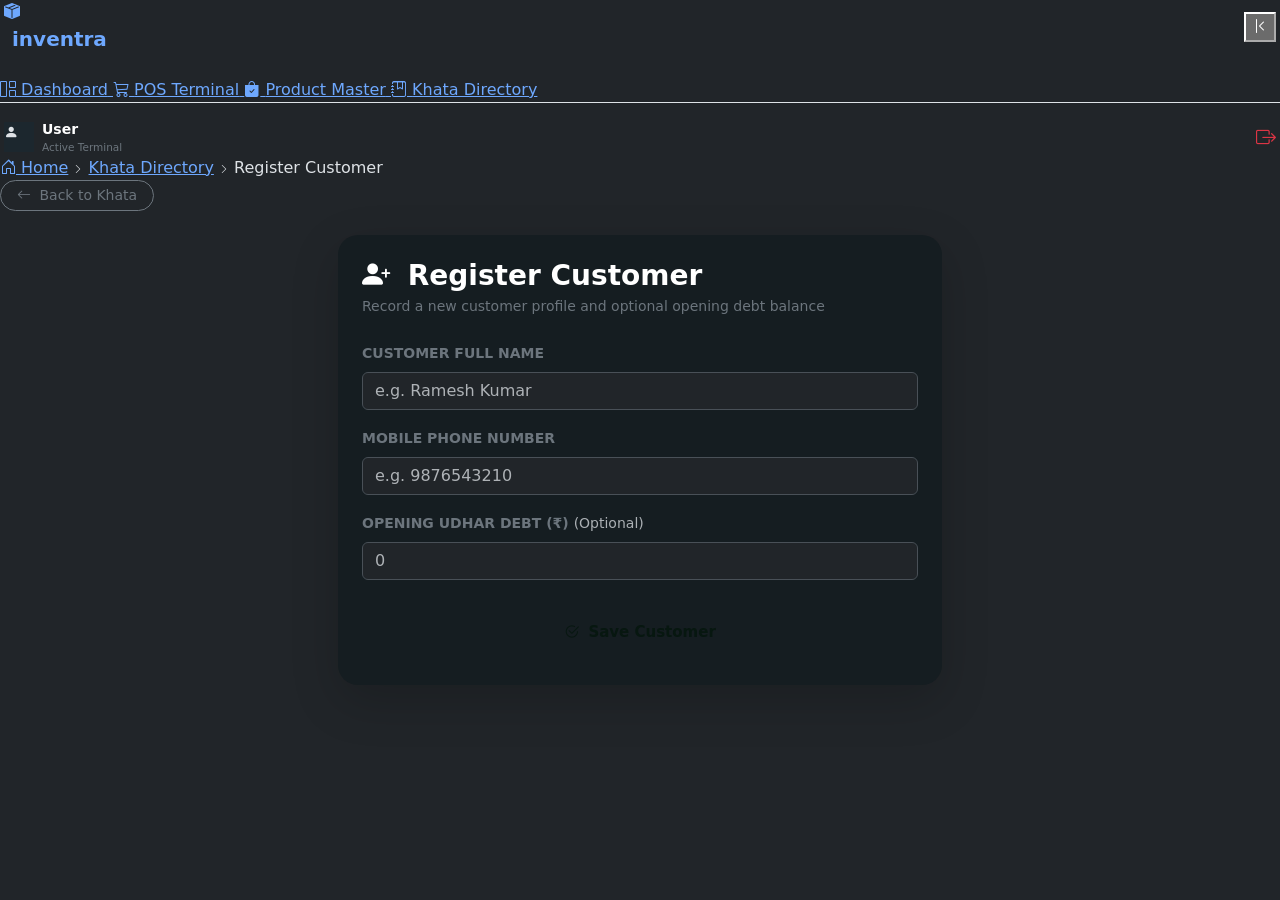
<file: src/main/resources/templates/add-customer.html>
<!DOCTYPE html>
<html lang="en" data-bs-theme="dark" xmlns:th="http://www.thymeleaf.org" xmlns:sec="http://www.thymeleaf.org/extras/spring-security">
<head>
    <meta charset="UTF-8">
    <meta name="viewport" content="width=device-width, initial-scale=1.0">
    <title>Register Customer — Inventra</title>
    <!-- Bootstrap 5 CSS -->
    <link href="https://cdn.jsdelivr.net/npm/bootstrap@5.3.0/dist/css/bootstrap.min.css" rel="stylesheet">
    <!-- Bootstrap Icons -->
    <link rel="stylesheet" href="https://cdn.jsdelivr.net/npm/bootstrap-icons@1.11.3/font/bootstrap-icons.min.css">
    <!-- Custom Theme -->
    <link rel="stylesheet" th:href="@{/css/inventoory-theme.css}">
</head>
<body>

<div class="app-layout">

    <!-- ══════════ LEFT COLLAPSIBLE SIDEBAR ══════════ -->
    <aside class="app-sidebar" id="appSidebar">
        <div>
            <!-- Sidebar Header & Logo -->
            <div class="sidebar-header d-flex align-items-center justify-content-between mb-4 px-1">
                <a href="/" class="brand-logo text-decoration-none">
                    <div class="brand-icon"><i class="bi bi-box-seam-fill"></i></div>
                    <span class="sidebar-brand-name fw-bold ms-2 fs-5">inventra</span>
                </a>
                <button type="button" class="sidebar-toggle-btn d-none d-lg-inline-flex" onclick="toggleSidebar()" title="Toggle Sidebar">
                    <i class="bi bi-chevron-bar-left" id="sidebarChevron"></i>
                </button>
            </div>

            <!-- Navigation Links -->
            <nav class="sidebar-nav">
                <a href="/" class="sidebar-nav-link" sec:authorize="hasRole('ADMIN')">
                    <i class="bi bi-grid-1x2"></i>
                    <span class="sidebar-text">Dashboard</span>
                </a>
                <a href="/pos" class="sidebar-nav-link">
                    <i class="bi bi-cart3"></i>
                    <span class="sidebar-text">POS Terminal</span>
                </a>
                <a href="/products" class="sidebar-nav-link">
                    <i class="bi bi-bag-check-fill"></i>
                    <span class="sidebar-text">Product Master</span>
                </a>
                <a href="/customers" class="sidebar-nav-link active">
                    <i class="bi bi-journal-bookmark"></i>
                    <span class="sidebar-text">Khata Directory</span>
                </a>
            </nav>
        </div>

        <!-- Sidebar Footer -->
        <div class="sidebar-footer pt-3 border-top" style="border-color: var(--card-border) !important;">
            <div class="d-flex align-items-center justify-content-between px-1">
                <div class="d-flex align-items-center gap-2">
                    <div class="brand-icon" style="width: 30px; height: 30px; font-size: 14px; background: #1c272e; color: var(--neon-mint);">
                        <i class="bi bi-person-fill"></i>
                    </div>
                    <div class="sidebar-text">
                        <div class="text-white fw-bold small text-truncate" style="max-width: 100px;" sec:authentication="name">User</div>
                        <div class="text-secondary" style="font-size: 10.5px;">Active Terminal</div>
                    </div>
                </div>
                <form action="/login?logout" method="post" class="m-0">
                    <button type="submit" class="sidebar-toggle-btn text-danger p-0 border-0 bg-transparent" title="Logout">
                        <i class="bi bi-box-arrow-right fs-5"></i>
                    </button>
                </form>
            </div>
        </div>
    </aside>

    <!-- ══════════ MAIN CONTENT AREA ══════════ -->
    <div class="app-main">

        <!-- Top Header Bar -->
        <header class="app-topbar">
            <div class="d-flex align-items-center gap-3">
                <button type="button" class="sidebar-toggle-btn d-lg-none" onclick="toggleSidebarMobile()">
                    <i class="bi bi-list"></i>
                </button>
                <div class="breadcrumb-nav">
                    <a href="/"><i class="bi bi-house-door"></i> Home</a>
                    <i class="bi bi-chevron-right" style="font-size: 10px;"></i>
                    <a href="/customers">Khata Directory</a>
                    <i class="bi bi-chevron-right" style="font-size: 10px;"></i>
                    <span class="active">Register Customer</span>
                </div>
            </div>

            <div class="d-flex align-items-center gap-3">
                <a href="/customers" class="btn btn-sm btn-outline-secondary rounded-pill px-3">
                    <i class="bi bi-arrow-left me-1"></i> Back to Khata
                </a>
            </div>
        </header>

        <!-- Main Body -->
        <main class="container-fluid px-4 py-4">
            <div class="row justify-content-center">
                <div class="col-12 col-md-8 col-lg-6">
                    <div class="filter-panel p-4 shadow-lg" style="background: #151d21; border: 1px solid var(--card-border); border-radius: 20px;">
                        <div class="d-flex justify-content-between align-items-center mb-4">
                            <div>
                                <h3 class="fw-bold text-white mb-1">
                                    <i class="bi bi-person-plus-fill me-2" style="color: var(--neon-mint);"></i> Register Customer
                                </h3>
                                <p class="text-secondary small mb-0">Record a new customer profile and optional opening debt balance</p>
                            </div>
                        </div>

                        <form th:action="@{/customers/add}" th:object="${customer}" method="post">
                            <div class="mb-3">
                                <label class="form-label text-secondary small fw-bold">CUSTOMER FULL NAME</label>
                                <input type="text" th:field="*{name}" class="form-control" placeholder="e.g. Ramesh Kumar" required>
                            </div>

                            <div class="mb-3">
                                <label class="form-label text-secondary small fw-bold">MOBILE PHONE NUMBER</label>
                                <input type="tel" th:field="*{phone}" class="form-control" placeholder="e.g. 9876543210" required>
                            </div>

                            <div class="mb-4">
                                <label class="form-label text-secondary small fw-bold">OPENING UDHAR DEBT (₹) <span class="text-muted fw-normal">(Optional)</span></label>
                                <input type="number" step="1" th:field="*{creditBalance}" class="form-control" placeholder="0">
                            </div>

                            <button type="submit" class="btn w-100 py-3 fw-bold rounded-pill" style="background: var(--neon-mint); color: #071710; font-size: 15px;">
                                <i class="bi bi-check2-circle me-1"></i> Save Customer
                            </button>
                        </form>
                    </div>
                </div>
            </div>
        </main>
    </div>

</div>

<!-- Bootstrap 5 Bundle JS -->
<script src="https://cdn.jsdelivr.net/npm/bootstrap@5.3.0/dist/js/bootstrap.bundle.min.js"></script>

<!-- Sidebar Toggle Logic -->
<script>
    function toggleSidebar() {
        document.body.classList.toggle('sidebar-collapsed');
        const isCollapsed = document.body.classList.contains('sidebar-collapsed');
        localStorage.setItem('inventra_sidebar_collapsed', isCollapsed ? 'true' : 'false');
        const icon = document.getElementById('sidebarChevron');
        if (icon) {
            icon.className = isCollapsed ? 'bi bi-chevron-bar-right' : 'bi bi-chevron-bar-left';
        }
    }
    function toggleSidebarMobile() {
        document.body.classList.toggle('sidebar-open');
    }
    (function() {
        if (localStorage.getItem('inventra_sidebar_collapsed') === 'true') {
            document.body.classList.add('sidebar-collapsed');
            const icon = document.getElementById('sidebarChevron');
            if (icon) icon.className = 'bi bi-chevron-bar-right';
        }
    })();
</script>

</body>
</html>
</file>
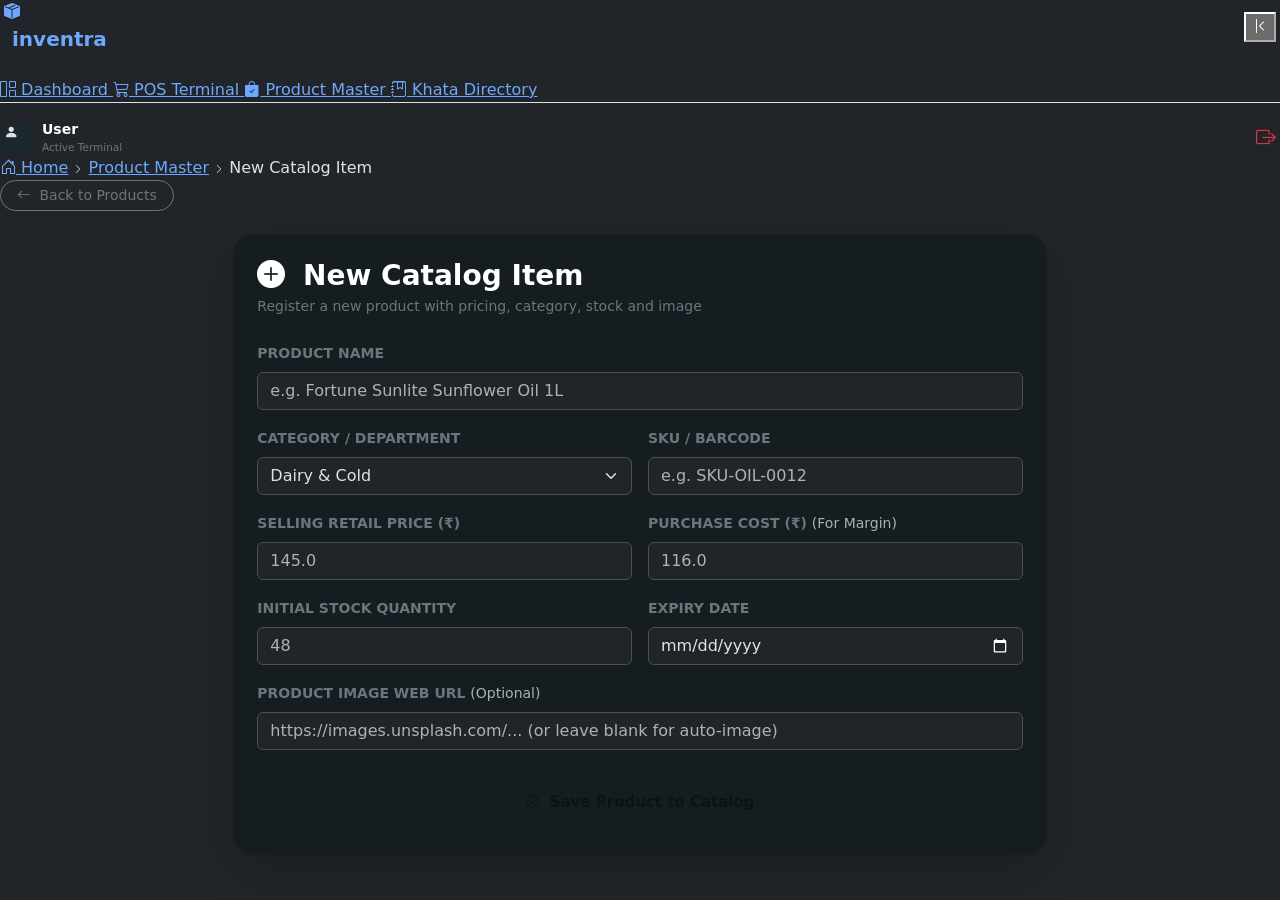
<file: src/main/resources/templates/add-product.html>
<!DOCTYPE html>
<html lang="en" data-bs-theme="dark" xmlns:th="http://www.thymeleaf.org" xmlns:sec="http://www.thymeleaf.org/extras/spring-security">
<head>
    <meta charset="UTF-8">
    <meta name="viewport" content="width=device-width, initial-scale=1.0">
    <title>Add Product — Inventra</title>
    <!-- Bootstrap 5 CSS -->
    <link href="https://cdn.jsdelivr.net/npm/bootstrap@5.3.0/dist/css/bootstrap.min.css" rel="stylesheet">
    <!-- Bootstrap Icons -->
    <link rel="stylesheet" href="https://cdn.jsdelivr.net/npm/bootstrap-icons@1.11.3/font/bootstrap-icons.min.css">
    <!-- Custom Theme -->
    <link rel="stylesheet" th:href="@{/css/inventoory-theme.css}">
</head>
<body>

<div class="app-layout">

    <!-- ══════════ LEFT COLLAPSIBLE SIDEBAR ══════════ -->
    <aside class="app-sidebar" id="appSidebar">
        <div>
            <!-- Sidebar Header & Logo -->
            <div class="sidebar-header d-flex align-items-center justify-content-between mb-4 px-1">
                <a href="/" class="brand-logo text-decoration-none">
                    <div class="brand-icon"><i class="bi bi-box-seam-fill"></i></div>
                    <span class="sidebar-brand-name fw-bold ms-2 fs-5">inventra</span>
                </a>
                <button type="button" class="sidebar-toggle-btn d-none d-lg-inline-flex" onclick="toggleSidebar()" title="Toggle Sidebar">
                    <i class="bi bi-chevron-bar-left" id="sidebarChevron"></i>
                </button>
            </div>

            <!-- Navigation Links -->
            <nav class="sidebar-nav">
                <a href="/" class="sidebar-nav-link" sec:authorize="hasRole('ADMIN')">
                    <i class="bi bi-grid-1x2"></i>
                    <span class="sidebar-text">Dashboard</span>
                </a>
                <a href="/pos" class="sidebar-nav-link">
                    <i class="bi bi-cart3"></i>
                    <span class="sidebar-text">POS Terminal</span>
                </a>
                <a href="/products" class="sidebar-nav-link active">
                    <i class="bi bi-bag-check-fill"></i>
                    <span class="sidebar-text">Product Master</span>
                </a>
                <a href="/customers" class="sidebar-nav-link">
                    <i class="bi bi-journal-bookmark"></i>
                    <span class="sidebar-text">Khata Directory</span>
                </a>
            </nav>
        </div>

        <!-- Sidebar Footer -->
        <div class="sidebar-footer pt-3 border-top" style="border-color: var(--card-border) !important;">
            <div class="d-flex align-items-center justify-content-between px-1">
                <div class="d-flex align-items-center gap-2">
                    <div class="brand-icon" style="width: 30px; height: 30px; font-size: 14px; background: #1c272e; color: var(--neon-mint);">
                        <i class="bi bi-person-fill"></i>
                    </div>
                    <div class="sidebar-text">
                        <div class="text-white fw-bold small text-truncate" style="max-width: 100px;" sec:authentication="name">User</div>
                        <div class="text-secondary" style="font-size: 10.5px;">Active Terminal</div>
                    </div>
                </div>
                <form action="/login?logout" method="post" class="m-0">
                    <button type="submit" class="sidebar-toggle-btn text-danger p-0 border-0 bg-transparent" title="Logout">
                        <i class="bi bi-box-arrow-right fs-5"></i>
                    </button>
                </form>
            </div>
        </div>
    </aside>

    <!-- ══════════ MAIN CONTENT AREA ══════════ -->
    <div class="app-main">

        <!-- Top Header Bar -->
        <header class="app-topbar">
            <div class="d-flex align-items-center gap-3">
                <button type="button" class="sidebar-toggle-btn d-lg-none" onclick="toggleSidebarMobile()">
                    <i class="bi bi-list"></i>
                </button>
                <div class="breadcrumb-nav">
                    <a href="/"><i class="bi bi-house-door"></i> Home</a>
                    <i class="bi bi-chevron-right" style="font-size: 10px;"></i>
                    <a href="/products">Product Master</a>
                    <i class="bi bi-chevron-right" style="font-size: 10px;"></i>
                    <span class="active">New Catalog Item</span>
                </div>
            </div>

            <div class="d-flex align-items-center gap-3">
                <a href="/products" class="btn btn-sm btn-outline-secondary rounded-pill px-3">
                    <i class="bi bi-arrow-left me-1"></i> Back to Products
                </a>
            </div>
        </header>

        <!-- Main Body -->
        <main class="container-fluid px-4 py-4">
            <div class="row justify-content-center">
                <div class="col-12 col-md-10 col-lg-8">
                    <div class="filter-panel p-4 shadow-lg" style="background: #151d21; border: 1px solid var(--card-border); border-radius: 20px;">
                        <div class="d-flex justify-content-between align-items-center mb-4">
                            <div>
                                <h3 class="fw-bold text-white mb-1">
                                    <i class="bi bi-plus-circle-fill me-2" style="color: var(--neon-mint);"></i> New Catalog Item
                                </h3>
                                <p class="text-secondary small mb-0">Register a new product with pricing, category, stock and image</p>
                            </div>
                        </div>

                        <form th:action="@{/products/add}" th:object="${product}" method="post">
                            
                            <!-- Product Name -->
                            <div class="mb-3">
                                <label class="form-label text-secondary small fw-bold">PRODUCT NAME</label>
                                <input type="text" th:field="*{name}" class="form-control" placeholder="e.g. Fortune Sunlite Sunflower Oil 1L" required>
                            </div>

                            <!-- Category & SKU -->
                            <div class="row g-3 mb-3">
                                <div class="col-md-6">
                                    <label class="form-label text-secondary small fw-bold">CATEGORY / DEPARTMENT</label>
                                    <select th:field="*{category}" class="form-select">
                                        <option value="Dairy">Dairy & Cold</option>
                                        <option value="Grains & Flour">Grains & Flour</option>
                                        <option value="Snacks">Snacks & Confectionery</option>
                                        <option value="Cooking & Oils">Cooking & Oils</option>
                                        <option value="Beverages">Beverages & Coffee</option>
                                        <option value="Household">Household & Hygiene</option>
                                        <option value="General">General Grocery</option>
                                    </select>
                                </div>
                                <div class="col-md-6">
                                    <label class="form-label text-secondary small fw-bold">SKU / BARCODE</label>
                                    <input type="text" th:field="*{sku}" class="form-control" placeholder="e.g. SKU-OIL-0012">
                                </div>
                            </div>

                            <!-- Retail Price & Purchase Cost -->
                            <div class="row g-3 mb-3">
                                <div class="col-md-6">
                                    <label class="form-label text-secondary small fw-bold">SELLING RETAIL PRICE (₹)</label>
                                    <input type="number" step="0.5" th:field="*{price}" class="form-control" placeholder="145.0" required>
                                </div>
                                <div class="col-md-6">
                                    <label class="form-label text-secondary small fw-bold">PURCHASE COST (₹) <span class="text-muted fw-normal">(For Margin)</span></label>
                                    <input type="number" step="0.5" th:field="*{purchasePrice}" class="form-control" placeholder="116.0">
                                </div>
                            </div>

                            <!-- Stock Quantity & Expiry Date -->
                            <div class="row g-3 mb-3">
                                <div class="col-md-6">
                                    <label class="form-label text-secondary small fw-bold">INITIAL STOCK QUANTITY</label>
                                    <input type="number" th:field="*{stockQuantity}" class="form-control" placeholder="48" required>
                                </div>
                                <div class="col-md-6">
                                    <label class="form-label text-secondary small fw-bold">EXPIRY DATE</label>
                                    <input type="date" th:field="*{expiryDate}" class="form-control" required>
                                </div>
                            </div>

                            <!-- Product Photo URL -->
                            <div class="mb-4">
                                <label class="form-label text-secondary small fw-bold">PRODUCT IMAGE WEB URL <span class="text-muted fw-normal">(Optional)</span></label>
                                <input type="url" th:field="*{imageUrl}" class="form-control" placeholder="https://images.unsplash.com/... (or leave blank for auto-image)">
                            </div>

                            <button type="submit" class="btn w-100 py-3 fw-bold rounded-pill" style="background: var(--neon-mint); color: #071710; font-size: 15px;">
                                <i class="bi bi-check2-circle me-1"></i> Save Product to Catalog
                            </button>
                        </form>
                    </div>
                </div>
            </div>
        </main>
    </div>

</div>

<!-- Bootstrap 5 Bundle JS -->
<script src="https://cdn.jsdelivr.net/npm/bootstrap@5.3.0/dist/js/bootstrap.bundle.min.js"></script>

<!-- Sidebar Toggle Logic -->
<script>
    function toggleSidebar() {
        document.body.classList.toggle('sidebar-collapsed');
        const isCollapsed = document.body.classList.contains('sidebar-collapsed');
        localStorage.setItem('inventra_sidebar_collapsed', isCollapsed ? 'true' : 'false');
        const icon = document.getElementById('sidebarChevron');
        if (icon) {
            icon.className = isCollapsed ? 'bi bi-chevron-bar-right' : 'bi bi-chevron-bar-left';
        }
    }
    function toggleSidebarMobile() {
        document.body.classList.toggle('sidebar-open');
    }
    (function() {
        if (localStorage.getItem('inventra_sidebar_collapsed') === 'true') {
            document.body.classList.add('sidebar-collapsed');
            const icon = document.getElementById('sidebarChevron');
            if (icon) icon.className = 'bi bi-chevron-bar-right';
        }
    })();
</script>

</body>
</html>
</file>
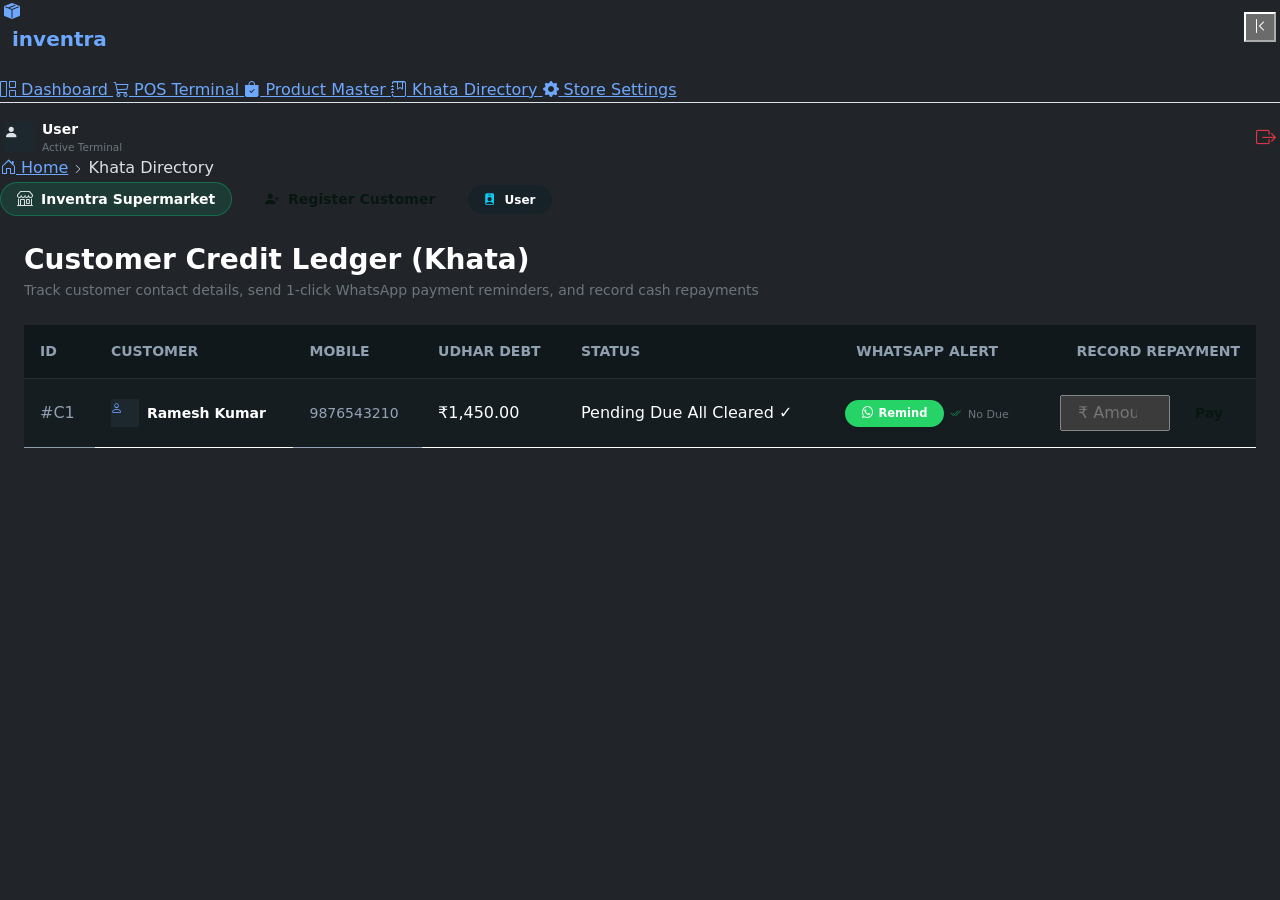
<file: src/main/resources/templates/customers.html>
<!DOCTYPE html>
<html lang="en" data-bs-theme="dark" xmlns:th="http://www.thymeleaf.org" xmlns:sec="http://www.thymeleaf.org/extras/spring-security">
<head>
    <meta charset="UTF-8">
    <meta name="viewport" content="width=device-width, initial-scale=1.0">
    <title>Customer Khata Directory — Inventra</title>
    <!-- Bootstrap 5 CSS -->
    <link href="https://cdn.jsdelivr.net/npm/bootstrap@5.3.0/dist/css/bootstrap.min.css" rel="stylesheet">
    <!-- Bootstrap Icons -->
    <link rel="stylesheet" href="https://cdn.jsdelivr.net/npm/bootstrap-icons@1.11.3/font/bootstrap-icons.min.css">
    <!-- Custom Theme -->
    <link rel="stylesheet" th:href="@{/css/inventoory-theme.css}">
</head>
<body>

<div class="app-layout">

    <!-- ══════════ LEFT COLLAPSIBLE SIDEBAR ══════════ -->
    <aside class="app-sidebar" id="appSidebar">
        <div>
            <!-- Sidebar Header & Logo -->
            <div class="sidebar-header d-flex align-items-center justify-content-between mb-4 px-1">
                <a href="/" class="brand-logo text-decoration-none">
                    <div class="brand-icon"><i class="bi bi-box-seam-fill"></i></div>
                    <span class="sidebar-brand-name fw-bold ms-2 fs-5">inventra</span>
                </a>
                <button type="button" class="sidebar-toggle-btn d-none d-lg-inline-flex" onclick="toggleSidebar()" title="Toggle Sidebar">
                    <i class="bi bi-chevron-bar-left" id="sidebarChevron"></i>
                </button>
            </div>

            <!-- Navigation Links -->
            <nav class="sidebar-nav">
                <a href="/" class="sidebar-nav-link" sec:authorize="hasRole('ADMIN')">
                    <i class="bi bi-grid-1x2"></i>
                    <span class="sidebar-text">Dashboard</span>
                </a>
                <a href="/pos" class="sidebar-nav-link">
                    <i class="bi bi-cart3"></i>
                    <span class="sidebar-text">POS Terminal</span>
                </a>
                <a href="/products" class="sidebar-nav-link">
                    <i class="bi bi-bag-check-fill"></i>
                    <span class="sidebar-text">Product Master</span>
                </a>
                <a href="/customers" class="sidebar-nav-link active">
                    <i class="bi bi-journal-bookmark"></i>
                    <span class="sidebar-text">Khata Directory</span>
                </a>
                <a href="/settings" class="sidebar-nav-link" sec:authorize="hasRole('ADMIN')">
                    <i class="bi bi-gear-fill"></i>
                    <span class="sidebar-text">Store Settings</span>
                </a>
            </nav>
        </div>

        <!-- Sidebar Footer -->
        <div class="sidebar-footer pt-3 border-top" style="border-color: var(--card-border) !important;">
            <div class="d-flex align-items-center justify-content-between px-1">
                <div class="d-flex align-items-center gap-2">
                    <div class="brand-icon" style="width: 30px; height: 30px; font-size: 14px; background: #1c272e; color: var(--neon-mint);">
                        <i class="bi bi-person-fill"></i>
                    </div>
                    <div class="sidebar-text">
                        <div class="text-white fw-bold small text-truncate" style="max-width: 100px;" sec:authentication="name">User</div>
                        <div class="text-secondary" style="font-size: 10.5px;">Active Terminal</div>
                    </div>
                </div>
                <form action="/login?logout" method="post" class="m-0">
                    <button type="submit" class="sidebar-toggle-btn text-danger p-0 border-0 bg-transparent" title="Logout">
                        <i class="bi bi-box-arrow-right fs-5"></i>
                    </button>
                </form>
            </div>
        </div>
    </aside>

    <!-- ══════════ MAIN CONTENT AREA ══════════ -->
    <div class="app-main">

        <!-- Top Header Bar -->
        <header class="app-topbar">
            <div class="d-flex align-items-center gap-3">
                <button type="button" class="sidebar-toggle-btn d-lg-none" onclick="toggleSidebarMobile()">
                    <i class="bi bi-list"></i>
                </button>
                <div class="breadcrumb-nav">
                    <a href="/"><i class="bi bi-house-door"></i> Home</a>
                    <i class="bi bi-chevron-right" style="font-size: 10px;"></i>
                    <span class="active">Khata Directory</span>
                </div>
            </div>

            <div class="d-flex align-items-center gap-3">
                <div class="d-flex align-items-center gap-2 px-3 py-1 rounded-pill header-store-badge" style="background: rgba(0, 220, 130, 0.12); border: 1px solid rgba(0, 220, 130, 0.3);">
                    <i class="bi bi-shop" style="color: var(--neon-mint);"></i>
                    <span class="fw-bold text-white small" id="headerStoreName" th:text="${storeName}">Inventra Supermarket</span>
                </div>
                <a href="/customers/add" class="btn btn-sm fw-bold px-3 py-2 rounded-pill" style="background: var(--neon-mint); color: #071710;">
                    <i class="bi bi-person-plus-fill me-1"></i> Register Customer
                </a>
                <span class="badge rounded-pill px-3 py-2 text-white" style="background: #172228; border: 1px solid var(--card-border);">
                    <i class="bi bi-person-badge-fill text-info me-1"></i> <span sec:authentication="name">User</span>
                </span>
            </div>
        </header>

        <!-- Main Body -->
        <main class="container-fluid px-4 py-4">

            <!-- Title & Overview -->
            <div class="d-flex justify-content-between align-items-center mb-4">
                <div>
                    <h2 class="h3 fw-bold text-white mb-1">Customer Credit Ledger (Khata)</h2>
                    <p class="text-secondary small mb-0">Track customer contact details, send 1-click WhatsApp payment reminders, and record cash repayments</p>
                </div>
            </div>

            <!-- Ledger Table -->
            <div class="filter-panel p-0 overflow-hidden" style="background: #151d21 !important; border: 1px solid var(--card-border);">
                <div class="table-responsive" style="background: #151d21 !important;">
                    <table class="table table-dark table-hover mb-0 align-middle" style="--bs-table-bg: #151d21 !important; background-color: #151d21 !important; color: #e2e8f0 !important;">
                        <thead style="background: #11181c !important; --bs-table-bg: #11181c !important;">
                            <tr style="background: #11181c !important;">
                                <th class="py-3 px-3 text-secondary text-uppercase small" style="background-color: #11181c !important; color: #8fa0b0 !important; border-bottom: 1px solid #253138;">ID</th>
                                <th class="py-3 px-3 text-secondary text-uppercase small" style="background-color: #11181c !important; color: #8fa0b0 !important; border-bottom: 1px solid #253138;">Customer</th>
                                <th class="py-3 px-3 text-secondary text-uppercase small" style="background-color: #11181c !important; color: #8fa0b0 !important; border-bottom: 1px solid #253138;">Mobile</th>
                                <th class="py-3 px-3 text-secondary text-uppercase small" style="background-color: #11181c !important; color: #8fa0b0 !important; border-bottom: 1px solid #253138;">Udhar Debt</th>
                                <th class="py-3 px-3 text-secondary text-uppercase small" style="background-color: #11181c !important; color: #8fa0b0 !important; border-bottom: 1px solid #253138;">Status</th>
                                <th class="py-3 px-3 text-secondary text-uppercase small text-center" style="background-color: #11181c !important; color: #8fa0b0 !important; border-bottom: 1px solid #253138;">WhatsApp Alert</th>
                                <th class="py-3 px-3 text-secondary text-uppercase small text-end" style="background-color: #11181c !important; color: #8fa0b0 !important; border-bottom: 1px solid #253138;">Record Repayment</th>
                            </tr>
                        </thead>
                        <tbody style="background: #151d21 !important;">
                            <tr th:each="customer : ${customers}" style="background-color: #151d21 !important; border-bottom: 1px solid var(--card-border);">
                                <td class="py-3 px-3 text-secondary" style="background-color: inherit !important; color: #8fa0b0 !important;" th:text="${'#C' + customer.id}">#C1</td>
                                <td class="py-3 px-3 fw-bold" style="background-color: inherit !important;">
                                    <div class="d-flex align-items-center gap-2">
                                        <div class="brand-icon" style="width: 28px; height: 28px; font-size: 12px; background: #1c272e; color: #70a1ff; flex-shrink: 0;">
                                            <i class="bi bi-person"></i>
                                        </div>
                                        <span class="text-white" style="color: #ffffff !important; font-weight: 600; font-size: 14px;" th:text="${customer.name}">Ramesh Kumar</span>
                                    </div>
                                </td>
                                <td class="py-3 px-3 small" style="background-color: inherit !important; color: #94a3b8 !important;" th:text="${customer.phone}">9876543210</td>
                                <td class="py-3 px-3" style="background-color: inherit !important;">
                                    <span th:class="${customer.creditBalance > 0} ? 'fw-bold fs-6 text-danger' : 'fw-bold fs-6 text-success'"
                                          th:text="${'₹' + #numbers.formatDecimal(customer.creditBalance, 1, 2)}">₹1,450.00</span>
                                </td>
                                <td class="py-3 px-3" style="background-color: inherit !important;">
                                    <span th:if="${customer.creditBalance > 0}" class="tag-low">Pending Due</span>
                                    <span th:if="${customer.creditBalance == 0.0}" class="margin-pill">All Cleared &check;</span>
                                </td>

                                <!-- 1-Click WhatsApp Debt Reminder Button (Pillar 4 Complete!) -->
                                <td class="py-3 px-3 text-center" style="background-color: inherit !important;">
                                    <a th:if="${customer.creditBalance > 0}" 
                                       th:href="${customer.getWhatsAppReminderUrl()}" 
                                       target="_blank" 
                                       class="btn btn-sm px-3 rounded-pill fw-bold text-white shadow-sm d-inline-flex align-items-center gap-1" 
                                       style="background: #25D366; font-size: 11.5px;"
                                       title="Send WhatsApp Debt Reminder">
                                        <i class="bi bi-whatsapp"></i> Remind
                                    </a>
                                    <span th:if="${customer.creditBalance == 0.0}" class="text-secondary small" style="font-size: 11px;">
                                        <i class="bi bi-check2-all text-success me-1"></i> No Due
                                    </span>
                                </td>

                                <!-- Cash Repayment Form -->
                                <td class="py-3 px-3 text-end" style="background-color: inherit !important;">
                                    <form th:action="@{/customers/repay}" method="post" class="d-inline-flex gap-2 justify-content-end">
                                        <input type="hidden" name="customerId" th:value="${customer.id}">
                                        <input type="number" step="10" name="amountPaid" class="inventoory-search py-1 px-3 text-center" style="width: 110px;" placeholder="₹ Amount" required>
                                        <button type="submit" class="btn btn-sm fw-bold px-3 rounded-pill" style="background: var(--neon-mint); color: #071710;">
                                            Pay
                                        </button>
                                    </form>
                                </td>
                            </tr>
                        </tbody>
                    </table>
                </div>
            </div>
                    </table>
                </div>
            </div>

        </main>
    </div>

</div>

<!-- Bootstrap 5 Bundle JS -->
<script src="https://cdn.jsdelivr.net/npm/bootstrap@5.3.0/dist/js/bootstrap.bundle.min.js"></script>

<!-- Sidebar Toggle Logic -->
<script>
    function toggleSidebar() {
        document.body.classList.toggle('sidebar-collapsed');
        const isCollapsed = document.body.classList.contains('sidebar-collapsed');
        localStorage.setItem('inventra_sidebar_collapsed', isCollapsed ? 'true' : 'false');
        const icon = document.getElementById('sidebarChevron');
        if (icon) {
            icon.className = isCollapsed ? 'bi bi-chevron-bar-right' : 'bi bi-chevron-bar-left';
        }
    }
    function toggleSidebarMobile() {
        document.body.classList.toggle('sidebar-open');
    }
    (function() {
        if (localStorage.getItem('inventra_sidebar_collapsed') === 'true') {
            document.body.classList.add('sidebar-collapsed');
            const icon = document.getElementById('sidebarChevron');
            if (icon) icon.className = 'bi bi-chevron-bar-right';
        }
    })();
</script>

</body>
</html>
</file>
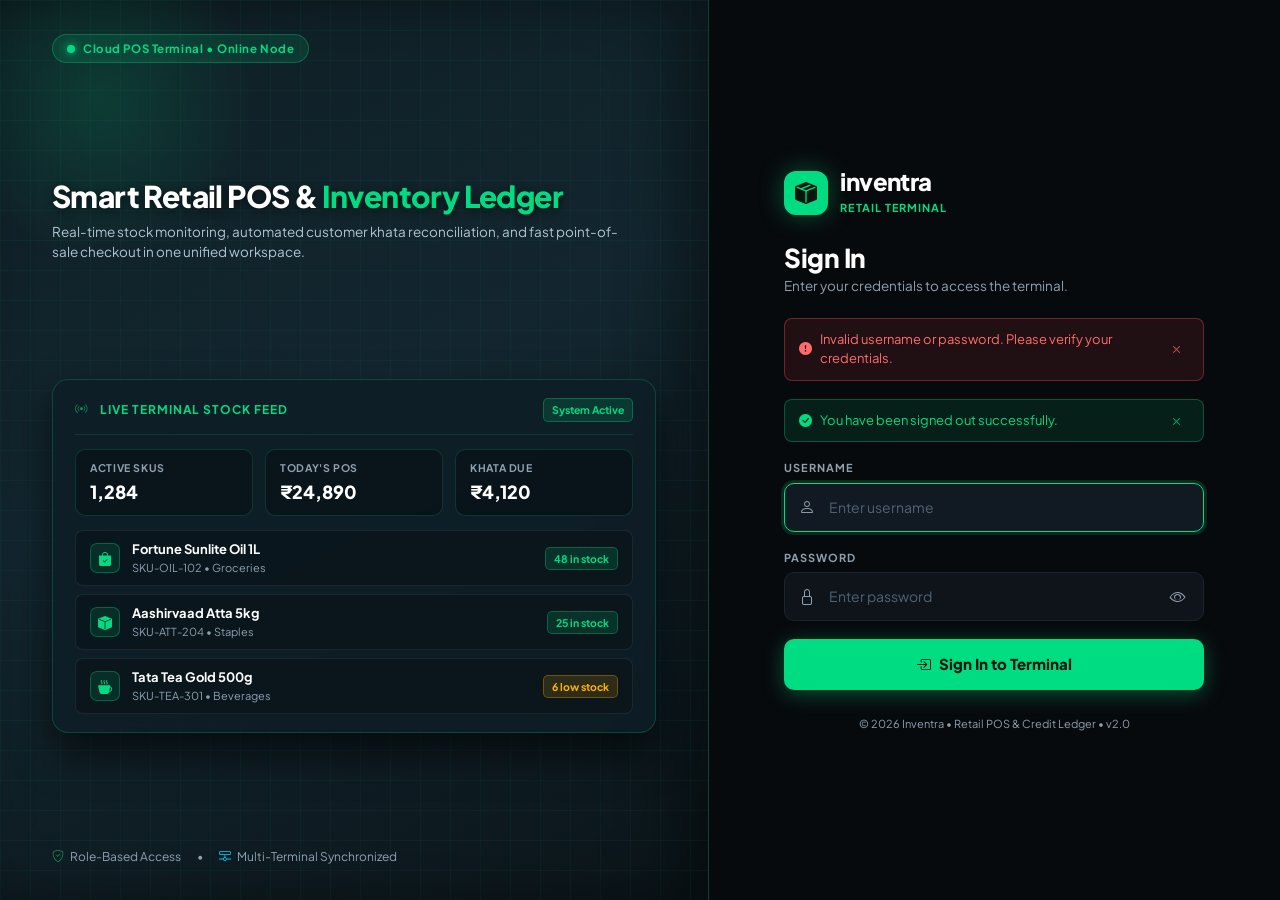
<file: src/main/resources/templates/login.html>
<!DOCTYPE html>
<html lang="en" xmlns:th="http://www.thymeleaf.org">
<head>
    <meta charset="UTF-8">
    <meta name="viewport" content="width=device-width, initial-scale=1.0">
    <title>Sign In — Inventra Terminal</title>
    <!-- Bootstrap 5 CSS -->
    <link href="https://cdn.jsdelivr.net/npm/bootstrap@5.3.0/dist/css/bootstrap.min.css" rel="stylesheet">
    <!-- Bootstrap Icons -->
    <link rel="stylesheet" href="https://cdn.jsdelivr.net/npm/bootstrap-icons@1.11.3/font/bootstrap-icons.min.css">
    <!-- Plus Jakarta Sans Font -->
    <link href="https://fonts.googleapis.com/css2?family=Plus+Jakarta+Sans:wght@400;500;600;700;800&display=swap" rel="stylesheet">

    <style>
        :root {
            /* Left Panel: Distinct Deep Emerald Slate Theme */
            --left-bg-gradient: linear-gradient(155deg, #0e1e24 0%, #13262f 45%, #0b151a 100%);
            --left-card:        rgba(15, 30, 38, 0.85);
            --left-card-border: rgba(0, 220, 130, 0.22);
            --left-grid:        rgba(0, 220, 130, 0.045);

            /* Right Panel: Clean Deep Obsidian */
            --right-bg:         #070a0d;
            --right-card:       #0e141a;
            --right-border:     #1a2530;

            /* Brand & Accent Colors */
            --neon-mint:        #00dc82;
            --neon-glow:        rgba(0, 220, 130, 0.35);
            --text-pure:        #ffffff;
            --text-light:       #e2e8f0;
            --text-sub:         #8fa0b0;
        }

        * { box-sizing: border-box; margin: 0; padding: 0; }

        html, body {
            height: 100%;
            overflow: hidden;
            font-family: 'Plus Jakarta Sans', sans-serif;
            background: var(--right-bg);
            color: var(--text-light);
        }

        /* ─── FULL-SCREEN 1-VIEW WRAPPER ─── */
        .login-wrapper {
            display: flex;
            width: 100vw;
            height: 100vh;
            overflow: hidden;
        }

        /* ─── LEFT SHOWCASE PANEL (CONTRASTING RICH EMERALD-SLATE) ─── */
        .showcase-panel {
            flex: 1.25;
            background: var(--left-bg-gradient);
            border-right: 1px solid rgba(0, 220, 130, 0.18);
            padding: 34px 52px;
            display: flex;
            flex-direction: column;
            justify-content: space-between;
            position: relative;
            overflow: hidden;
            box-shadow: inset -30px 0 60px rgba(0, 0, 0, 0.4);
        }

        /* Subtle Geometric Grid Overlay */
        .showcase-panel::before {
            content: '';
            position: absolute;
            inset: 0;
            background-image:
                linear-gradient(var(--left-grid) 1px, transparent 1px),
                linear-gradient(90deg, var(--left-grid) 1px, transparent 1px);
            background-size: 30px 30px;
            pointer-events: none;
        }

        /* Ambient Glow Orb in Background */
        .showcase-panel::after {
            content: '';
            position: absolute;
            top: -60px;
            left: -60px;
            width: 320px;
            height: 320px;
            background: radial-gradient(circle, rgba(0, 220, 130, 0.15) 0%, transparent 70%);
            border-radius: 50%;
            pointer-events: none;
        }

        /* Top Left Terminal Pill Badge */
        .terminal-pill-badge {
            display: inline-flex;
            align-items: center;
            gap: 8px;
            background: rgba(0, 220, 130, 0.12);
            border: 1px solid rgba(0, 220, 130, 0.3);
            border-radius: 20px;
            padding: 5px 14px;
            font-size: 11.5px;
            font-weight: 700;
            letter-spacing: 0.05em;
            color: var(--neon-mint);
            position: relative;
            z-index: 2;
            width: fit-content;
        }
        .pulse-indicator {
            width: 8px;
            height: 8px;
            background: var(--neon-mint);
            border-radius: 50%;
            box-shadow: 0 0 10px var(--neon-mint);
            animation: pulseDot 2s infinite ease-in-out;
        }
        @keyframes pulseDot {
            0%, 100% { transform: scale(1); opacity: 1; }
            50% { transform: scale(1.3); opacity: 0.6; }
        }

        /* Hero Content (BIGGER, ONE LINE HEADING) */
        .hero-content {
            margin-top: 14px;
            margin-bottom: 16px;
            position: relative;
            z-index: 2;
        }
        .hero-title {
            font-size: 30px;
            font-weight: 800;
            line-height: 1.2;
            letter-spacing: -0.6px;
            color: var(--text-pure);
            white-space: nowrap;
            margin-bottom: 8px;
            text-shadow: 0 2px 10px rgba(0, 0, 0, 0.6);
        }
        .hero-title span {
            color: var(--neon-mint);
        }
        .hero-desc {
            font-size: 13.5px;
            line-height: 1.5;
            color: #b0c4d4;
            max-width: 580px;
            margin: 0;
        }

        /* Real Inventory Terminal Card Showcase */
        .preview-card {
            background: var(--left-card);
            border: 1px solid var(--left-card-border);
            border-radius: 16px;
            padding: 18px 22px;
            position: relative;
            z-index: 2;
            box-shadow: 0 20px 40px rgba(0, 0, 0, 0.6);
            backdrop-filter: blur(12px);
        }

        .preview-header {
            display: flex;
            align-items: center;
            justify-content: space-between;
            border-bottom: 1px solid rgba(0, 220, 130, 0.15);
            padding-bottom: 12px;
            margin-bottom: 14px;
        }
        .preview-header-title {
            font-size: 12px;
            font-weight: 700;
            text-transform: uppercase;
            letter-spacing: 0.08em;
            color: var(--neon-mint);
            display: flex;
            align-items: center;
            gap: 8px;
        }

        /* Metric Highlights */
        .metric-row {
            display: grid;
            grid-template-columns: repeat(3, 1fr);
            gap: 12px;
            margin-bottom: 14px;
        }
        .metric-tile {
            background: rgba(10, 20, 26, 0.85);
            border: 1px solid rgba(0, 220, 130, 0.18);
            border-radius: 10px;
            padding: 10px 14px;
        }
        .metric-label {
            font-size: 10.5px;
            color: #8da1b2;
            font-weight: 700;
            text-transform: uppercase;
            letter-spacing: 0.06em;
            margin-bottom: 3px;
        }
        .metric-value {
            font-size: 18px;
            font-weight: 800;
            color: var(--text-pure);
        }

        /* Product Stock Items */
        .item-list {
            display: flex;
            flex-direction: column;
            gap: 8px;
        }
        .stock-item {
            background: rgba(10, 20, 26, 0.7);
            border: 1px solid rgba(255, 255, 255, 0.07);
            border-radius: 8px;
            padding: 9px 14px;
            display: flex;
            align-items: center;
            justify-content: space-between;
        }
        .item-meta {
            display: flex;
            align-items: center;
            gap: 12px;
        }
        .item-icon {
            width: 30px;
            height: 30px;
            background: rgba(0, 220, 130, 0.12);
            border: 1px solid rgba(0, 220, 130, 0.3);
            color: var(--neon-mint);
            border-radius: 7px;
            display: flex;
            align-items: center;
            justify-content: center;
            font-size: 14px;
        }
        .item-name {
            font-size: 13px;
            font-weight: 700;
            color: var(--text-pure);
        }
        .item-category {
            font-size: 11px;
            color: #8da1b2;
        }
        .item-badge {
            font-size: 10.5px;
            font-weight: 700;
            padding: 3px 8px;
            border-radius: 5px;
        }
        .badge-optimal {
            background: rgba(0, 220, 130, 0.14);
            color: var(--neon-mint);
            border: 1px solid rgba(0, 220, 130, 0.3);
        }
        .badge-warning {
            background: rgba(255, 179, 0, 0.14);
            color: #ffb300;
            border: 1px solid rgba(255, 179, 0, 0.3);
        }

        /* Showcase Footer */
        .showcase-footer {
            margin-top: 14px;
            font-size: 12px;
            color: #8da1b2;
            position: relative;
            z-index: 2;
            display: flex;
            align-items: center;
            gap: 16px;
        }

        /* ─── RIGHT LOGIN FORM PANEL (DEEP OBSIDIAN) ─── */
        .form-panel {
            flex: 0.95;
            background: var(--right-bg);
            padding: 36px 56px;
            display: flex;
            flex-direction: column;
            justify-content: center;
            align-items: center;
            overflow: hidden;
            position: relative;
        }

        .form-container {
            width: 100%;
            max-width: 420px;
        }

        /* BRAND HEADER MOVED DIRECTLY ON TOP OF SIGN IN */
        .brand-header-right {
            display: flex;
            align-items: center;
            gap: 12px;
            margin-bottom: 24px;
        }
        .brand-box {
            width: 44px;
            height: 44px;
            background: var(--neon-mint);
            border-radius: 12px;
            display: flex;
            align-items: center;
            justify-content: center;
            color: #071710;
            font-size: 22px;
            box-shadow: 0 0 24px var(--neon-glow);
        }
        .brand-title {
            font-size: 24px;
            font-weight: 800;
            letter-spacing: -0.6px;
            color: var(--text-pure);
            display: block;
            line-height: 1.1;
        }
        .brand-badge {
            font-size: 11px;
            font-weight: 700;
            text-transform: uppercase;
            letter-spacing: 0.08em;
            color: var(--neon-mint);
        }

        /* Sign In Header */
        .login-head {
            margin-bottom: 22px;
        }
        .login-head h2 {
            font-size: 26px;
            font-weight: 800;
            letter-spacing: -0.5px;
            color: var(--text-pure);
            margin-bottom: 4px;
        }
        .login-head p {
            font-size: 13.5px;
            color: var(--text-sub);
            line-height: 1.4;
        }

        /* Form Inputs */
        .input-group-custom {
            margin-bottom: 18px;
        }
        .input-label {
            display: block;
            font-size: 11px;
            font-weight: 700;
            text-transform: uppercase;
            letter-spacing: 0.08em;
            color: var(--text-sub);
            margin-bottom: 6px;
        }
        .input-wrapper {
            position: relative;
        }
        .input-icon {
            position: absolute;
            left: 15px;
            top: 50%;
            transform: translateY(-50%);
            color: var(--text-sub);
            font-size: 16px;
            pointer-events: none;
        }
        .form-control-custom {
            width: 100%;
            background: var(--right-card);
            border: 1px solid var(--right-border);
            border-radius: 10px;
            padding: 13px 14px 13px 44px;
            font-family: inherit;
            font-size: 14px;
            color: var(--text-pure);
            outline: none;
            transition: all 0.2s ease;
        }
        .form-control-custom::placeholder {
            color: #4f6374;
        }
        .form-control-custom:focus {
            border-color: var(--neon-mint);
            box-shadow: 0 0 0 3px rgba(0, 220, 130, 0.15);
            background: #111a22;
        }

        /* Password Eye Toggle */
        .pwd-toggle-btn {
            position: absolute;
            right: 14px;
            top: 50%;
            transform: translateY(-50%);
            background: transparent;
            border: none;
            color: var(--text-sub);
            font-size: 16px;
            cursor: pointer;
            padding: 4px;
            line-height: 1;
        }
        .pwd-toggle-btn:hover {
            color: var(--neon-mint);
        }

        /* Submit Button */
        .submit-btn {
            width: 100%;
            background: var(--neon-mint);
            color: #071710;
            border: none;
            border-radius: 10px;
            padding: 14px;
            font-family: inherit;
            font-size: 15px;
            font-weight: 800;
            cursor: pointer;
            transition: all 0.2s ease;
            box-shadow: 0 4px 20px var(--neon-glow);
            display: flex;
            align-items: center;
            justify-content: center;
            gap: 8px;
            margin-top: 6px;
        }
        .submit-btn:hover {
            background: #25e595;
            box-shadow: 0 6px 26px rgba(0, 220, 130, 0.45);
            transform: translateY(-1px);
        }
        .submit-btn:active {
            transform: translateY(0);
        }

        /* Alerts */
        .custom-alert-error {
            background: rgba(255, 77, 77, 0.1);
            border: 1px solid rgba(255, 77, 77, 0.35);
            border-radius: 8px;
            padding: 11px 14px;
            color: #ff6b6b;
            font-size: 13px;
            display: flex;
            align-items: center;
            gap: 8px;
            margin-bottom: 18px;
        }
        .custom-alert-logout {
            background: rgba(0, 220, 130, 0.1);
            border: 1px solid rgba(0, 220, 130, 0.3);
            border-radius: 8px;
            padding: 11px 14px;
            color: var(--neon-mint);
            font-size: 13px;
            display: flex;
            align-items: center;
            gap: 8px;
            margin-bottom: 18px;
        }
        .btn-close-alert {
            background: transparent;
            border: none;
            color: inherit;
            opacity: 0.7;
            cursor: pointer;
            font-size: 16px;
            line-height: 1;
            padding: 0 4px;
            margin-left: auto;
        }
        .btn-close-alert:hover {
            opacity: 1;
        }

        .form-footer {
            margin-top: 26px;
            text-align: center;
            font-size: 11px;
            color: var(--text-sub);
        }

        /* ─── RESPONSIVE ─── */
        @media (max-width: 992px) {
            html, body { overflow: auto; }
            .login-wrapper { height: auto; min-height: 100vh; flex-direction: column; }
            .showcase-panel { display: none; }
            .form-panel { flex: 1; padding: 32px 24px; }
        }
    </style>
</head>
<body>

<div class="login-wrapper">

    <!-- ══════════ LEFT SHOWCASE PANEL (RICH EMERALD SLATE CONTRAST) ══════════ -->
    <div class="showcase-panel">

        <!-- Top Status Pill -->
        <div class="terminal-pill-badge">
            <span class="pulse-indicator"></span>
            Cloud POS Terminal &bull; Online Node
        </div>

        <!-- Hero Headline (BIGGER & SINGLE LINE) -->
        <div class="hero-content">
            <h1 class="hero-title">
                Smart Retail POS &amp; <span>Inventory Ledger</span>
            </h1>
            <p class="hero-desc">
                Real-time stock monitoring, automated customer khata reconciliation, and fast point-of-sale checkout in one unified workspace.
            </p>
        </div>

        <!-- Real-time Retail Overview Showcase Card -->
        <div class="preview-card">
            <div class="preview-header">
                <div class="preview-header-title">
                    <i class="bi bi-broadcast text-success me-1"></i>
                    Live Terminal Stock Feed
                </div>
                <span class="item-badge badge-optimal">System Active</span>
            </div>

            <!-- Key Metrics -->
            <div class="metric-row">
                <div class="metric-tile">
                    <div class="metric-label">Active SKUs</div>
                    <div class="metric-value">1,284</div>
                </div>
                <div class="metric-tile">
                    <div class="metric-label">Today's POS</div>
                    <div class="metric-value">₹24,890</div>
                </div>
                <div class="metric-tile">
                    <div class="metric-label">Khata Due</div>
                    <div class="metric-value">₹4,120</div>
                </div>
            </div>

            <!-- Product Snapshot List -->
            <div class="item-list">
                <div class="stock-item">
                    <div class="item-meta">
                        <div class="item-icon"><i class="bi bi-bag-check-fill"></i></div>
                        <div>
                            <div class="item-name">Fortune Sunlite Oil 1L</div>
                            <div class="item-category">SKU-OIL-102 &bull; Groceries</div>
                        </div>
                    </div>
                    <span class="item-badge badge-optimal">48 in stock</span>
                </div>

                <div class="stock-item">
                    <div class="item-meta">
                        <div class="item-icon"><i class="bi bi-box-fill"></i></div>
                        <div>
                            <div class="item-name">Aashirvaad Atta 5kg</div>
                            <div class="item-category">SKU-ATT-204 &bull; Staples</div>
                        </div>
                    </div>
                    <span class="item-badge badge-optimal">25 in stock</span>
                </div>

                <div class="stock-item">
                    <div class="item-meta">
                        <div class="item-icon"><i class="bi bi-cup-hot-fill"></i></div>
                        <div>
                            <div class="item-name">Tata Tea Gold 500g</div>
                            <div class="item-category">SKU-TEA-301 &bull; Beverages</div>
                        </div>
                    </div>
                    <span class="item-badge badge-warning">6 low stock</span>
                </div>
            </div>
        </div>

        <!-- Showcase Footer -->
        <div class="showcase-footer">
            <span><i class="bi bi-shield-check text-success me-1"></i> Role-Based Access</span>
            <span>&bull;</span>
            <span><i class="bi bi-hdd-network text-info me-1"></i> Multi-Terminal Synchronized</span>
        </div>

    </div>

    <!-- ══════════ RIGHT LOGIN FORM PANEL (DEEP OBSIDIAN) ══════════ -->
    <div class="form-panel">
        <div class="form-container">

            <!-- INVENTRA BRAND HEADER MOVED HERE DIRECTLY ON TOP OF SIGN IN -->
            <div class="brand-header-right">
                <div class="brand-box">
                    <i class="bi bi-box-seam-fill"></i>
                </div>
                <div>
                    <span class="brand-title">inventra</span>
                    <span class="brand-badge">Retail Terminal</span>
                </div>
            </div>

            <!-- Title & Subtitle -->
            <div class="login-head">
                <h2>Sign In</h2>
                <p>Enter your credentials to access the terminal.</p>
            </div>

            <!-- Error / Logout Alerts -->
            <div th:if="${param.error}" id="errorAlert" class="custom-alert-error">
                <i class="bi bi-exclamation-circle-fill"></i>
                <span class="flex-grow-1">Invalid username or password. Please verify your credentials.</span>
                <button type="button" class="btn-close-alert" onclick="this.parentElement.remove()" aria-label="Close">
                    <i class="bi bi-x"></i>
                </button>
            </div>

            <div th:if="${param.logout}" id="logoutAlert" class="custom-alert-logout">
                <i class="bi bi-check-circle-fill"></i>
                <span class="flex-grow-1">You have been signed out successfully.</span>
                <button type="button" class="btn-close-alert" onclick="this.parentElement.remove()" aria-label="Close">
                    <i class="bi bi-x"></i>
                </button>
            </div>

            <!-- Manual Login Form (Plain Action) -->
            <form action="/login" method="post">

                <!-- Username Input -->
                <div class="input-group-custom">
                    <label class="input-label" for="username">Username</label>
                    <div class="input-wrapper">
                        <i class="bi bi-person input-icon"></i>
                        <input
                            type="text"
                            id="username"
                            name="username"
                            class="form-control-custom"
                            placeholder="Enter username"
                            required
                            autofocus
                            autocomplete="username">
                    </div>
                </div>

                <!-- Password Input -->
                <div class="input-group-custom">
                    <label class="input-label" for="password">Password</label>
                    <div class="input-wrapper">
                        <i class="bi bi-lock input-icon"></i>
                        <input
                            type="password"
                            id="password"
                            name="password"
                            class="form-control-custom"
                            placeholder="Enter password"
                            required
                            autocomplete="current-password">
                        <button type="button" class="pwd-toggle-btn" onclick="togglePasswordVisibility()" aria-label="Toggle password visibility">
                            <i class="bi bi-eye" id="pwdEyeIcon"></i>
                        </button>
                    </div>
                </div>

                <!-- Submit Button -->
                <button type="submit" class="submit-btn">
                    <i class="bi bi-box-arrow-in-right"></i>
                    Sign In to Terminal
                </button>

            </form>

            <div class="form-footer">
                &copy; 2026 Inventra &bull; Retail POS &amp; Credit Ledger &bull; v2.0
            </div>

        </div>
    </div>

</div>

<script>
    // Clean ?error and ?logout from URL so refresh (F5) doesn't keep showing the alert
    if (window.location.search) {
        window.history.replaceState(null, '', window.location.pathname);
    }

    function togglePasswordVisibility() {
        const input = document.getElementById('password');
        const icon = document.getElementById('pwdEyeIcon');
        if (input.type === 'password') {
            input.type = 'text';
            icon.className = 'bi bi-eye-slash';
        } else {
            input.type = 'password';
            icon.className = 'bi bi-eye';
        }
    }
</script>

</body>
</html>
</file>
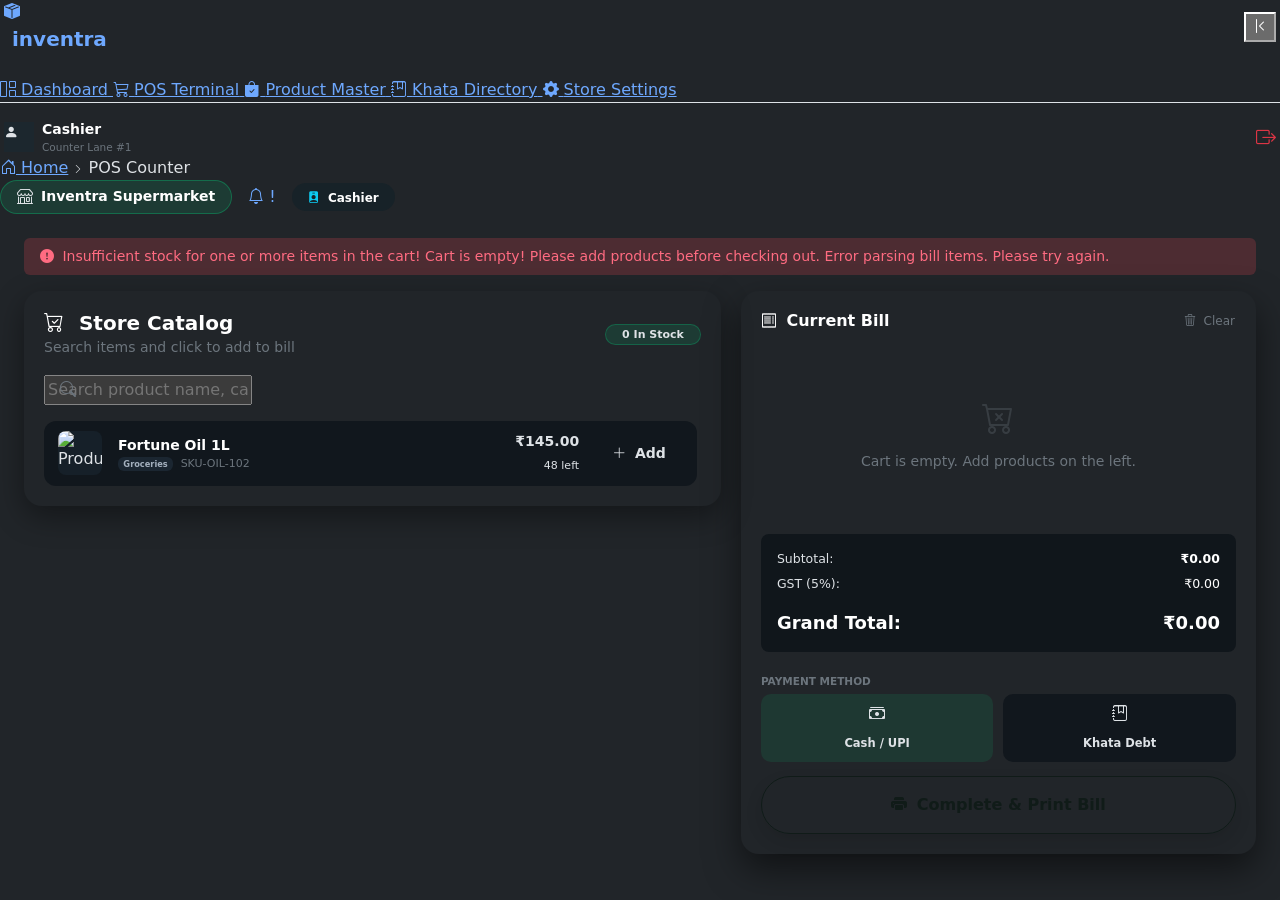
<file: src/main/resources/templates/pos.html>
<!DOCTYPE html>
<html lang="en" data-bs-theme="dark" xmlns:th="http://www.thymeleaf.org" xmlns:sec="http://www.thymeleaf.org/extras/spring-security">
<head>
    <meta charset="UTF-8">
    <meta name="viewport" content="width=device-width, initial-scale=1.0">
    <title>POS Cashier Terminal — Inventra</title>
    <!-- Bootstrap 5 CSS -->
    <link href="https://cdn.jsdelivr.net/npm/bootstrap@5.3.0/dist/css/bootstrap.min.css" rel="stylesheet">
    <!-- Bootstrap Icons -->
    <link rel="stylesheet" href="https://cdn.jsdelivr.net/npm/bootstrap-icons@1.11.3/font/bootstrap-icons.min.css">
    <!-- Custom Theme -->
    <link rel="stylesheet" th:href="@{/css/inventoory-theme.css}">

    <style>
        .pos-grid-container {
            display: grid;
            grid-template-columns: 1.15fr 0.85fr;
            gap: 20px;
            align-items: start;
        }

        .catalog-panel {
            background: var(--card-surface);
            border: 1px solid var(--card-border);
            border-radius: 18px;
            padding: 20px;
            box-shadow: 0 10px 30px rgba(0, 0, 0, 0.4);
        }

        .product-pick-item {
            background: #11171d;
            border: 1px solid var(--card-border);
            border-radius: 12px;
            padding: 10px 14px;
            display: flex;
            align-items: center;
            justify-content: space-between;
            gap: 12px;
            transition: all 0.2s ease;
        }
        .product-pick-item:hover {
            border-color: rgba(0, 220, 130, 0.4);
            background: #141d24;
        }

        .product-img-thumb {
            width: 44px;
            height: 44px;
            border-radius: 8px;
            object-fit: cover;
            background: #162029;
            border: 1px solid var(--card-border);
        }

        .cart-panel {
            background: var(--card-surface);
            border: 1px solid var(--card-border);
            border-radius: 18px;
            padding: 20px;
            box-shadow: 0 15px 35px rgba(0, 0, 0, 0.5);
            position: sticky;
            top: 80px;
        }

        .cart-table-wrap {
            max-height: 280px;
            overflow-y: auto;
            margin-bottom: 14px;
        }

        .cart-table-wrap::-webkit-scrollbar {
            width: 5px;
        }
        .cart-table-wrap::-webkit-scrollbar-thumb {
            background: var(--card-border);
            border-radius: 4px;
        }

        .cart-item-row {
            border-bottom: 1px solid rgba(255, 255, 255, 0.05);
            padding: 9px 0;
            display: grid;
            grid-template-columns: 1fr auto auto auto;
            gap: 12px;
            align-items: center;
        }

        .qty-stepper {
            display: inline-flex;
            align-items: center;
            background: #11171d;
            border: 1px solid var(--card-border);
            border-radius: 8px;
            overflow: hidden;
        }
        .qty-btn {
            background: transparent;
            border: none;
            color: var(--neon-mint);
            padding: 3px 8px;
            font-size: 13px;
            font-weight: 700;
            cursor: pointer;
        }
        .qty-btn:hover {
            background: rgba(0, 220, 130, 0.15);
        }
        .qty-val {
            font-size: 12.5px;
            font-weight: 700;
            padding: 0 6px;
            color: #ffffff;
            min-width: 22px;
            text-align: center;
        }

        .bill-summary-row {
            display: flex;
            justify-content: space-between;
            align-items: center;
            font-size: 12.5px;
            color: var(--text-muted);
            margin-bottom: 6px;
        }
        .bill-grand-total {
            display: flex;
            justify-content: space-between;
            align-items: center;
            border-top: 1px solid var(--card-border);
            padding-top: 10px;
            margin-top: 6px;
            font-size: 18px;
            font-weight: 800;
            color: #ffffff;
        }

        .payment-radio-group {
            display: grid;
            grid-template-columns: 1fr 1fr;
            gap: 10px;
            margin-bottom: 14px;
        }
        .payment-card-opt {
            background: #11171d;
            border: 1px solid var(--card-border);
            border-radius: 10px;
            padding: 8px 10px;
            cursor: pointer;
            text-align: center;
            transition: all 0.2s ease;
        }
        .payment-card-opt.active {
            border-color: var(--neon-mint);
            background: rgba(0, 220, 130, 0.1);
            color: var(--neon-mint);
        }

        @media (max-width: 992px) {
            .pos-grid-container {
                grid-template-columns: 1fr;
            }
            .cart-panel {
                position: relative;
                top: 0;
            }
        }
    </style>
</head>
<body>

<div class="app-layout">

    <!-- ══════════ LEFT COLLAPSIBLE SIDEBAR ══════════ -->
    <aside class="app-sidebar" id="appSidebar">
        <div>
            <!-- Sidebar Header & Logo -->
            <div class="sidebar-header d-flex align-items-center justify-content-between mb-4 px-1">
                <a href="/" class="brand-logo text-decoration-none">
                    <div class="brand-icon"><i class="bi bi-box-seam-fill"></i></div>
                    <span class="sidebar-brand-name fw-bold ms-2 fs-5">inventra</span>
                </a>
                <button type="button" class="sidebar-toggle-btn d-none d-lg-inline-flex" onclick="toggleSidebar()" title="Toggle Sidebar">
                    <i class="bi bi-chevron-bar-left" id="sidebarChevron"></i>
                </button>
            </div>

            <!-- Navigation Links -->
            <nav class="sidebar-nav">
                <a href="/" class="sidebar-nav-link" sec:authorize="hasRole('ADMIN')">
                    <i class="bi bi-grid-1x2"></i>
                    <span class="sidebar-text">Dashboard</span>
                </a>
                <a href="/pos" class="sidebar-nav-link active">
                    <i class="bi bi-cart3"></i>
                    <span class="sidebar-text">POS Terminal</span>
                </a>
                <a href="/products" class="sidebar-nav-link">
                    <i class="bi bi-bag-check-fill"></i>
                    <span class="sidebar-text">Product Master</span>
                </a>
                <a href="/customers" class="sidebar-nav-link">
                    <i class="bi bi-journal-bookmark"></i>
                    <span class="sidebar-text">Khata Directory</span>
                </a>
                <a href="/settings" class="sidebar-nav-link" sec:authorize="hasRole('ADMIN')">
                    <i class="bi bi-gear-fill"></i>
                    <span class="sidebar-text">Store Settings</span>
                </a>
            </nav>
        </div>

        <!-- Sidebar Footer -->
        <div class="sidebar-footer pt-3 border-top" style="border-color: var(--card-border) !important;">
            <div class="d-flex align-items-center justify-content-between px-1">
                <div class="d-flex align-items-center gap-2">
                    <div class="brand-icon" style="width: 30px; height: 30px; font-size: 14px; background: #1c272e; color: var(--neon-mint);">
                        <i class="bi bi-person-fill"></i>
                    </div>
                    <div class="sidebar-text">
                        <div class="text-white fw-bold small text-truncate" style="max-width: 100px;" sec:authentication="name">Cashier</div>
                        <div class="text-secondary" style="font-size: 10.5px;">Counter Lane #1</div>
                    </div>
                </div>
                <form action="/login?logout" method="post" class="m-0">
                    <button type="submit" class="sidebar-toggle-btn text-danger p-0 border-0 bg-transparent" title="Logout">
                        <i class="bi bi-box-arrow-right fs-5"></i>
                    </button>
                </form>
            </div>
        </div>
    </aside>

    <!-- ══════════ MAIN CONTENT AREA ══════════ -->
    <div class="app-main">

        <!-- Top Header Bar -->
        <header class="app-topbar">
            <div class="d-flex align-items-center gap-3">
                <button type="button" class="sidebar-toggle-btn d-lg-none" onclick="toggleSidebarMobile()">
                    <i class="bi bi-list"></i>
                </button>
                <div class="breadcrumb-nav">
                    <a href="/"><i class="bi bi-house-door"></i> Home</a>
                    <i class="bi bi-chevron-right" style="font-size: 10px;"></i>
                    <span class="active">POS Counter</span>
                </div>
            </div>

            <div class="d-flex align-items-center gap-3">
                <div class="d-flex align-items-center gap-2 px-3 py-1 rounded-pill header-store-badge" style="background: rgba(0, 220, 130, 0.12); border: 1px solid rgba(0, 220, 130, 0.3);">
                    <i class="bi bi-shop" style="color: var(--neon-mint);"></i>
                    <span class="fw-bold text-white small" id="headerStoreName" th:text="${storeName}">Inventra Supermarket</span>
                </div>
                <a href="/products" class="notif-bell-btn text-decoration-none" title="Stock Alerts">
                    <i class="bi bi-bell"></i>
                    <span class="notif-badge-dot">!</span>
                </a>
                <span class="badge rounded-pill px-3 py-2 text-white" style="background: #172228; border: 1px solid var(--card-border);">
                    <i class="bi bi-person-badge-fill text-info me-1"></i> <span sec:authentication="name">Cashier</span>
                </span>
            </div>
        </header>

        <!-- POS Terminal Content -->
        <main class="container-fluid px-4 py-4">

            <!-- Error Alerts -->
            <div th:if="${param.error}" class="alert alert-danger py-2 px-3 small border-0 mb-3" style="background: rgba(255, 71, 87, 0.2); color: #ff6b81;">
                <i class="bi bi-exclamation-circle-fill me-1"></i>
                <span th:if="${param.error[0] == 'InsufficientStock'}">Insufficient stock for one or more items in the cart!</span>
                <span th:if="${param.error[0] == 'EmptyCart'}">Cart is empty! Please add products before checking out.</span>
                <span th:if="${param.error[0] == 'InvalidCart'}">Error parsing bill items. Please try again.</span>
            </div>

            <div class="pos-grid-container">

                <!-- Left Column: Product Catalog -->
                <div class="catalog-panel">
                    <div class="d-flex justify-content-between align-items-center mb-3">
                        <div>
                            <h5 class="fw-bold text-white mb-0"><i class="bi bi-cart-check me-2" style="color: var(--neon-mint);"></i> Store Catalog</h5>
                            <small class="text-secondary">Search items and click to add to bill</small>
                        </div>
                        <span class="badge rounded-pill px-3 py-1" style="background: rgba(0, 220, 130, 0.12); color: var(--neon-mint); border: 1px solid rgba(0, 220, 130, 0.25); font-size: 11px;">
                            <span th:text="${products.size()}">0</span> In Stock
                        </span>
                    </div>

                    <!-- Search -->
                    <div class="position-relative mb-3">
                        <i class="bi bi-search position-absolute top-50 start-0 translate-middle-y ms-3 text-secondary"></i>
                        <input type="text" id="posSearchInput" onkeyup="filterCatalog()" class="inventoory-search" placeholder="Search product name, category, or SKU...">
                    </div>

                    <!-- List -->
                    <div class="d-flex flex-column gap-2" id="catalogList" style="max-height: 480px; overflow-y: auto; padding-right: 4px;">
                        <div th:each="product : ${products}" 
                             class="product-pick-item" 
                             th:attr="data-id=${product.id}, data-name=${product.name}, data-price=${product.price}, data-stock=${product.stockQuantity}, data-category=${product.category}, data-sku=${product.displaySku}">
                            
                            <div class="d-flex align-items-center gap-3">
                                <img th:src="${product.displayImage}" alt="Product" class="product-img-thumb" onerror="this.src='https://images.unsplash.com/photo-1542838132-92c53300491e?w=100&auto=format&fit=crop&q=80'">
                                <div>
                                    <div class="fw-bold text-white small product-title" th:text="${product.name}">Fortune Oil 1L</div>
                                    <div class="text-secondary" style="font-size: 11px;">
                                        <span class="badge" style="background: #1b2631; color: #a4b0be;" th:text="${product.category}">Groceries</span>
                                        <span class="ms-1" th:text="${product.displaySku}">SKU-OIL-102</span>
                                    </div>
                                </div>
                            </div>

                            <div class="d-flex align-items-center gap-3">
                                <div class="text-end">
                                    <div class="fw-bold" style="color: var(--neon-mint); font-size: 14px;" th:text="${'₹' + #numbers.formatDecimal(product.price, 1, 2)}">₹145.00</div>
                                    <small style="font-size: 11px;" th:class="${product.stockQuantity <= 5 ? 'text-warning' : 'text-secondary'}" th:text="${product.stockQuantity + ' left'}">48 left</small>
                                </div>
                                
                                <button type="button" 
                                        class="btn btn-sm px-3 rounded-pill fw-bold" 
                                        th:disabled="${product.stockQuantity <= 0}"
                                        th:style="${product.stockQuantity > 0 ? 'background: rgba(0, 220, 130, 0.15); color: var(--neon-mint); border: 1px solid rgba(0, 220, 130, 0.3); font-size: 12px;' : 'background: #1b2631; color: #636e72; font-size: 12px;'}"
                                        th:onclick="addToCart([[${product.id}]], [[${product.name}]], [[${product.price}]], [[${product.stockQuantity}]])">
                                    <i class="bi bi-plus-lg me-1"></i> Add
                                </button>
                            </div>
                        </div>
                    </div>
                </div>

                <!-- Right Column: Active Cart -->
                <div class="cart-panel">
                    <div class="d-flex justify-content-between align-items-center mb-3">
                        <h6 class="fw-bold text-white mb-0">
                            <i class="bi bi-receipt me-1" style="color: var(--neon-mint);"></i> Current Bill
                        </h6>
                        <button type="button" class="btn btn-sm text-secondary p-0" onclick="clearCart()" style="font-size: 12px;">
                            <i class="bi bi-trash3 me-1"></i> Clear
                        </button>
                    </div>

                    <div class="cart-table-wrap">
                        <div id="cartItemsList"></div>
                        <div id="emptyCartMessage" class="text-center py-5 text-secondary">
                            <i class="bi bi-cart-x fs-2 d-block mb-2" style="opacity: 0.3;"></i>
                            <p class="small mb-0">Cart is empty. Add products on the left.</p>
                        </div>
                    </div>

                    <!-- Breakdown -->
                    <div class="p-3 rounded-3 mb-3" style="background: #10161b; border: 1px solid var(--card-border);">
                        <div class="bill-summary-row">
                            <span>Subtotal:</span>
                            <span class="text-white fw-bold" id="subTotalDisplay">₹0.00</span>
                        </div>
                        <div class="bill-summary-row">
                            <span>GST (5%):</span>
                            <span class="text-white" id="taxDisplay">₹0.00</span>
                        </div>
                        <div class="bill-grand-total">
                            <span>Grand Total:</span>
                            <span style="color: var(--neon-mint);" id="grandTotalDisplay">₹0.00</span>
                        </div>
                    </div>

                    <!-- Checkout Form -->
                    <form action="/pos/checkout" method="post" id="checkoutForm" onsubmit="return prepareAndValidateCheckout()">
                        <div id="cartHiddenInputsContainer"></div>

                        <label class="form-label text-secondary small fw-bold mb-1" style="font-size: 10.5px;">PAYMENT METHOD</label>
                        <div class="payment-radio-group">
                            <div class="payment-card-opt active" id="optCash" onclick="setPaymentType('CASH')">
                                <i class="bi bi-cash-stack d-block fs-6 mb-1"></i>
                                <span class="small fw-bold" style="font-size: 11.5px;">Cash / UPI</span>
                            </div>
                            <div class="payment-card-opt" id="optUdhar" onclick="setPaymentType('UDHAR')">
                                <i class="bi bi-journal-bookmark d-block fs-6 mb-1"></i>
                                <span class="small fw-bold" style="font-size: 11.5px;">Khata Debt</span>
                            </div>
                        </div>
                        <input type="hidden" name="paymentType" id="paymentTypeInput" value="CASH">

                        <!-- Customer for Udhar -->
                        <div id="customerSelectSection" style="display: none;" class="mb-3">
                            <label class="form-label text-warning small fw-bold" style="font-size: 10.5px;">SELECT KHATA ACCOUNT</label>
                            <select name="customerId" id="customerIdSelect" class="form-select filter-select" style="border-color: rgba(255, 179, 0, 0.4) !important;">
                                <option value="" disabled selected>-- Choose Customer --</option>
                                <option th:each="customer : ${customers}" 
                                        th:value="${customer.id}" 
                                        th:text="${customer.name + ' (' + customer.phone + ') — Due: ₹' + customer.creditBalance}">
                                    Ramesh Kumar (+91 9876543210) — Due: ₹1,450
                                </option>
                            </select>
                        </div>

                        <button type="submit" id="checkoutBtn" class="btn w-100 py-3 fw-bold rounded-pill shadow" style="background: var(--neon-mint); color: #071710;" disabled>
                            <i class="bi bi-printer-fill me-1"></i> Complete &amp; Print Bill
                        </button>
                    </form>
                </div>

            </div>
        </main>
    </div>

</div>

<!-- Bootstrap 5 Bundle JS -->
<script src="https://cdn.jsdelivr.net/npm/bootstrap@5.3.0/dist/js/bootstrap.bundle.min.js"></script>

<!-- Cart & Sidebar Scripts -->
<script>
    let cart = [];

    function addToCart(productId, name, price, stockQuantity) {
        const existing = cart.find(item => item.productId === productId);
        if (existing) {
            if (existing.quantity < stockQuantity) {
                existing.quantity += 1;
                existing.lineTotal = existing.quantity * existing.price;
            } else {
                alert("Maximum available stock reached for " + name);
                return;
            }
        } else {
            cart.push({
                productId: productId,
                name: name,
                price: price,
                quantity: 1,
                stockQuantity: stockQuantity,
                lineTotal: price
            });
        }
        renderCart();
    }

    function updateQty(productId, delta) {
        const item = cart.find(i => i.productId === productId);
        if (!item) return;

        if (delta > 0 && item.quantity >= item.stockQuantity) {
            alert("Cannot exceed available stock (" + item.stockQuantity + ")");
            return;
        }

        item.quantity += delta;
        if (item.quantity <= 0) {
            cart = cart.filter(i => i.productId !== productId);
        } else {
            item.lineTotal = item.quantity * item.price;
        }
        renderCart();
    }

    function removeItem(productId) {
        cart = cart.filter(i => i.productId !== productId);
        renderCart();
    }

    function clearCart() {
        cart = [];
        renderCart();
    }

    function renderCart() {
        const container = document.getElementById('cartItemsList');
        const emptyMsg = document.getElementById('emptyCartMessage');
        const checkoutBtn = document.getElementById('checkoutBtn');

        if (cart.length === 0) {
            container.innerHTML = '';
            emptyMsg.style.display = 'block';
            checkoutBtn.disabled = true;
            document.getElementById('subTotalDisplay').innerText = '₹0.00';
            document.getElementById('taxDisplay').innerText = '₹0.00';
            document.getElementById('grandTotalDisplay').innerText = '₹0.00';
            return;
        }

        emptyMsg.style.display = 'none';
        checkoutBtn.disabled = false;

        let subTotal = 0;
        let html = '';

        cart.forEach(item => {
            subTotal += item.lineTotal;
            html += `
                <div class="cart-item-row">
                    <div>
                        <div class="text-white fw-bold small text-truncate" style="max-width: 130px;">${item.name}</div>
                        <div class="text-secondary" style="font-size: 11px;">₹${item.price.toFixed(2)}</div>
                    </div>

                    <div class="qty-stepper">
                        <button type="button" class="qty-btn" onclick="updateQty(${item.productId}, -1)">−</button>
                        <span class="qty-val">${item.quantity}</span>
                        <button type="button" class="qty-btn" onclick="updateQty(${item.productId}, 1)">+</button>
                    </div>

                    <div class="text-end fw-bold text-white small" style="min-width: 55px;">
                        ₹${item.lineTotal.toFixed(2)}
                    </div>

                    <div>
                        <button type="button" class="btn btn-sm text-danger p-0 ms-1" onclick="removeItem(${item.productId})" title="Remove item">
                            <i class="bi bi-trash3"></i>
                        </button>
                    </div>
                </div>
            `;
        });

        container.innerHTML = html;

        const tax = Math.round((subTotal * 0.05) * 100) / 100;
        const grandTotal = Math.round((subTotal + tax) * 100) / 100;

        document.getElementById('subTotalDisplay').innerText = '₹' + subTotal.toFixed(2);
        document.getElementById('taxDisplay').innerText = '₹' + tax.toFixed(2);
        document.getElementById('grandTotalDisplay').innerText = '₹' + grandTotal.toFixed(2);
    }

    function setPaymentType(type) {
        document.getElementById('paymentTypeInput').value = type;
        const optCash = document.getElementById('optCash');
        const optUdhar = document.getElementById('optUdhar');
        const customerSection = document.getElementById('customerSelectSection');
        const customerSelect = document.getElementById('customerIdSelect');

        if (type === 'UDHAR') {
            optUdhar.classList.add('active');
            optCash.classList.remove('active');
            customerSection.style.display = 'block';
            customerSelect.required = true;
        } else {
            optCash.classList.add('active');
            optUdhar.classList.remove('active');
            customerSection.style.display = 'none';
            customerSelect.required = false;
        }
    }

    function prepareAndValidateCheckout() {
        if (cart.length === 0) {
            alert("Please add at least one product to the cart!");
            return false;
        }
        const paymentType = document.getElementById('paymentTypeInput').value;
        if (paymentType === 'UDHAR') {
            const customerId = document.getElementById('customerIdSelect').value;
            if (!customerId) {
                alert("Please select a customer for Khata (Udhar) debt recording!");
                return false;
            }
        }

        const container = document.getElementById('cartHiddenInputsContainer');
        container.innerHTML = '';
        cart.forEach(item => {
            const idInput = document.createElement('input');
            idInput.type = 'hidden';
            idInput.name = 'itemIds';
            idInput.value = item.productId;
            container.appendChild(idInput);

            const qtyInput = document.createElement('input');
            qtyInput.type = 'hidden';
            qtyInput.name = 'itemQtys';
            qtyInput.value = item.quantity;
            container.appendChild(qtyInput);
        });

        return true;
    }

    function filterCatalog() {
        const query = document.getElementById('posSearchInput').value.toLowerCase();
        const items = document.querySelectorAll('.product-pick-item');
        items.forEach(el => {
            const name = el.getAttribute('data-name').toLowerCase();
            const sku = el.getAttribute('data-sku').toLowerCase();
            const category = el.getAttribute('data-category').toLowerCase();
            if (name.includes(query) || sku.includes(query) || category.includes(query)) {
                el.style.display = 'flex';
            } else {
                el.style.display = 'none';
            }
        });
    }

    function toggleSidebar() {
        document.body.classList.toggle('sidebar-collapsed');
        const isCollapsed = document.body.classList.contains('sidebar-collapsed');
        localStorage.setItem('inventra_sidebar_collapsed', isCollapsed ? 'true' : 'false');
        const icon = document.getElementById('sidebarChevron');
        if (icon) {
            icon.className = isCollapsed ? 'bi bi-chevron-bar-right' : 'bi bi-chevron-bar-left';
        }
    }
    function toggleSidebarMobile() {
        document.body.classList.toggle('sidebar-open');
    }
    (function() {
        if (localStorage.getItem('inventra_sidebar_collapsed') === 'true') {
            document.body.classList.add('sidebar-collapsed');
            const icon = document.getElementById('sidebarChevron');
            if (icon) icon.className = 'bi bi-chevron-bar-right';
        }
    })();
</script>

</body>
</html>
</file>
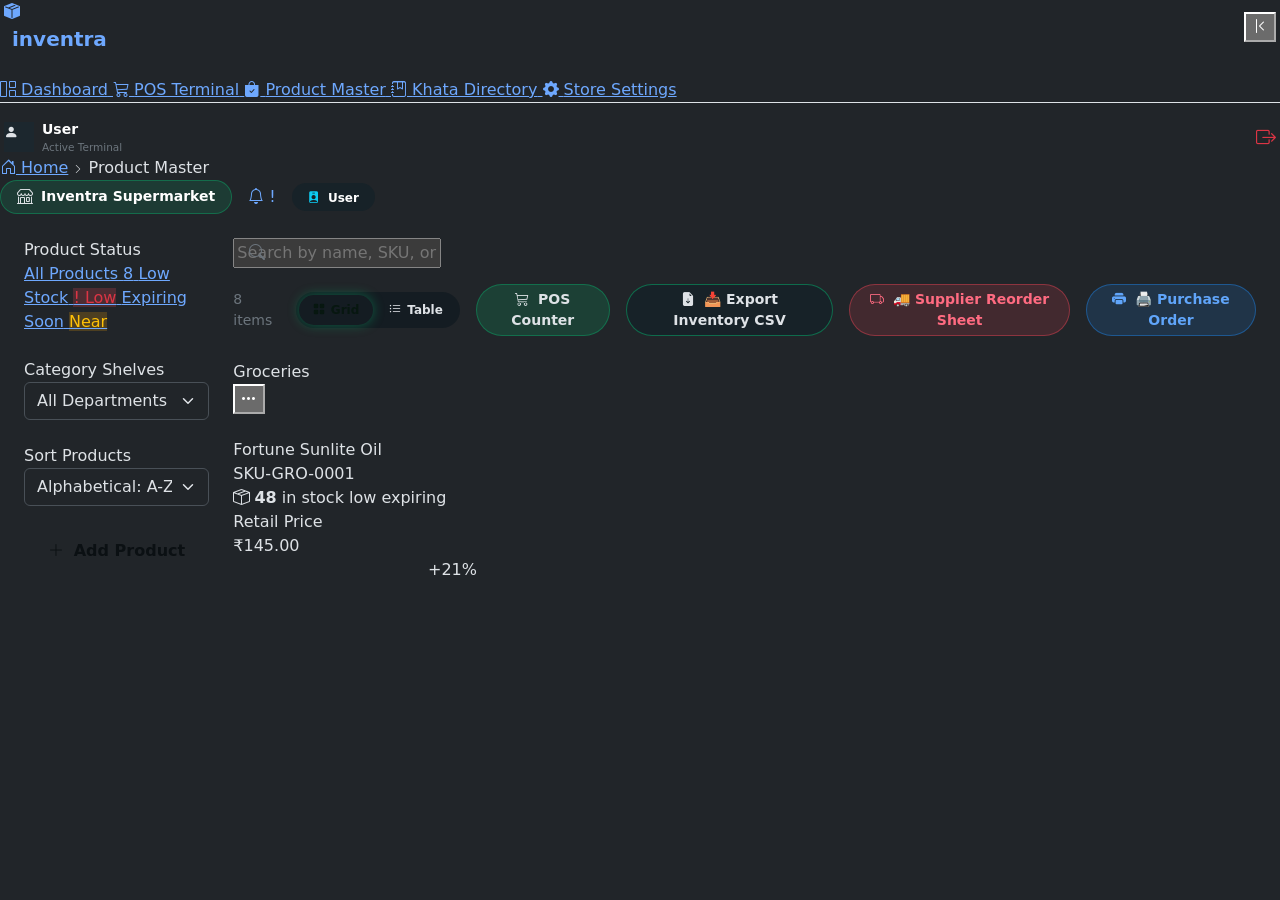
<file: src/main/resources/templates/products.html>
<!DOCTYPE html>
<html lang="en" data-bs-theme="dark" xmlns:th="http://www.thymeleaf.org" xmlns:sec="http://www.thymeleaf.org/extras/spring-security">
<head>
    <meta charset="UTF-8">
    <meta name="viewport" content="width=device-width, initial-scale=1.0">
    <title>Product Master — Inventra</title>
    <!-- Bootstrap 5 CSS -->
    <link href="https://cdn.jsdelivr.net/npm/bootstrap@5.3.0/dist/css/bootstrap.min.css" rel="stylesheet">
    <!-- Bootstrap Icons -->
    <link rel="stylesheet" href="https://cdn.jsdelivr.net/npm/bootstrap-icons@1.11.3/font/bootstrap-icons.min.css">
    <!-- Custom Theme -->
    <link rel="stylesheet" th:href="@{/css/inventoory-theme.css}">

    <style>
        .view-toggle-group {
            background: #141c22;
            border: 1px solid var(--card-border);
            border-radius: 30px;
            padding: 3px;
            display: inline-flex;
            gap: 2px;
        }
        .view-btn {
            background: transparent;
            border: none;
            color: var(--text-muted);
            border-radius: 20px;
            padding: 6px 14px;
            font-size: 12px;
            font-weight: 700;
            cursor: pointer;
            transition: all 0.2s ease;
            display: inline-flex;
            align-items: center;
            gap: 6px;
        }
        .view-btn:hover {
            color: #ffffff;
        }
        .view-btn.active {
            background: var(--neon-mint);
            color: #071710;
            box-shadow: 0 0 12px rgba(0, 220, 130, 0.35);
        }
    </style>
</head>
<body>

<div class="app-layout">

    <!-- ══════════ LEFT COLLAPSIBLE SIDEBAR ══════════ -->
    <aside class="app-sidebar" id="appSidebar">
        <div>
            <!-- Sidebar Header & Logo -->
            <div class="sidebar-header d-flex align-items-center justify-content-between mb-4 px-1">
                <a href="/" class="brand-logo text-decoration-none">
                    <div class="brand-icon"><i class="bi bi-box-seam-fill"></i></div>
                    <span class="sidebar-brand-name fw-bold ms-2 fs-5">inventra</span>
                </a>
                <button type="button" class="sidebar-toggle-btn d-none d-lg-inline-flex" onclick="toggleSidebar()" title="Toggle Sidebar">
                    <i class="bi bi-chevron-bar-left" id="sidebarChevron"></i>
                </button>
            </div>

            <!-- Navigation Links -->
            <nav class="sidebar-nav">
                <a href="/" class="sidebar-nav-link" sec:authorize="hasRole('ADMIN')">
                    <i class="bi bi-grid-1x2"></i>
                    <span class="sidebar-text">Dashboard</span>
                </a>
                <a href="/pos" class="sidebar-nav-link">
                    <i class="bi bi-cart3"></i>
                    <span class="sidebar-text">POS Terminal</span>
                </a>
                <a href="/products" class="sidebar-nav-link active">
                    <i class="bi bi-bag-check-fill"></i>
                    <span class="sidebar-text">Product Master</span>
                </a>
                <a href="/customers" class="sidebar-nav-link">
                    <i class="bi bi-journal-bookmark"></i>
                    <span class="sidebar-text">Khata Directory</span>
                </a>
                <a href="/settings" class="sidebar-nav-link" sec:authorize="hasRole('ADMIN')">
                    <i class="bi bi-gear-fill"></i>
                    <span class="sidebar-text">Store Settings</span>
                </a>
            </nav>
        </div>

        <!-- Sidebar Footer -->
        <div class="sidebar-footer pt-3 border-top" style="border-color: var(--card-border) !important;">
            <div class="d-flex align-items-center justify-content-between px-1">
                <div class="d-flex align-items-center gap-2">
                    <div class="brand-icon" style="width: 30px; height: 30px; font-size: 14px; background: #1c272e; color: var(--neon-mint);">
                        <i class="bi bi-person-fill"></i>
                    </div>
                    <div class="sidebar-text">
                        <div class="text-white fw-bold small text-truncate" style="max-width: 100px;" sec:authentication="name">User</div>
                        <div class="text-secondary" style="font-size: 10.5px;">Active Terminal</div>
                    </div>
                </div>
                <form action="/login?logout" method="post" class="m-0">
                    <button type="submit" class="sidebar-toggle-btn text-danger p-0 border-0 bg-transparent" title="Logout">
                        <i class="bi bi-box-arrow-right fs-5"></i>
                    </button>
                </form>
            </div>
        </div>
    </aside>

    <!-- ══════════ MAIN CONTENT AREA ══════════ -->
    <div class="app-main">

        <!-- Top Header Bar -->
        <header class="app-topbar">
            <div class="d-flex align-items-center gap-3">
                <button type="button" class="sidebar-toggle-btn d-lg-none" onclick="toggleSidebarMobile()">
                    <i class="bi bi-list"></i>
                </button>
                <div class="breadcrumb-nav">
                    <a href="/"><i class="bi bi-house-door"></i> Home</a>
                    <i class="bi bi-chevron-right" style="font-size: 10px;"></i>
                    <span class="active">Product Master</span>
                </div>
            </div>

            <div class="d-flex align-items-center gap-3">
                <div class="d-flex align-items-center gap-2 px-3 py-1 rounded-pill header-store-badge" style="background: rgba(0, 220, 130, 0.12); border: 1px solid rgba(0, 220, 130, 0.3);">
                    <i class="bi bi-shop" style="color: var(--neon-mint);"></i>
                    <span class="fw-bold text-white small" id="headerStoreName" th:text="${storeName}">Inventra Supermarket</span>
                </div>
                <a href="/products" class="notif-bell-btn text-decoration-none" title="Stock Alerts">
                    <i class="bi bi-bell"></i>
                    <span class="notif-badge-dot">!</span>
                </a>
                <span class="badge rounded-pill px-3 py-2 text-white" style="background: #172228; border: 1px solid var(--card-border);">
                    <i class="bi bi-person-badge-fill text-info me-1"></i> <span sec:authentication="name">User</span>
                </span>
            </div>
        </header>

        <!-- Product Inventory Content -->
        <main class="container-fluid px-4 py-4">
            <div class="row g-4">

                <!-- Filter Sidebar Column -->
                <div class="col-lg-3 col-xl-2">
                    <div class="filter-panel">
                        <div class="filter-section-title">Product Status</div>
                        
                        <a href="javascript:void(0)" class="filter-badge-btn active filter-status" data-filter="all">
                            <span>All Products</span>
                            <span class="filter-count-badge" th:text="${#lists.size(products)}">8</span>
                        </a>

                        <a href="javascript:void(0)" class="filter-badge-btn filter-status" data-filter="low-stock">
                            <span>Low Stock</span>
                            <span class="filter-count-badge text-danger" style="background: rgba(255, 71, 87, 0.2);">! Low</span>
                        </a>

                        <a href="javascript:void(0)" class="filter-badge-btn filter-status" data-filter="expiring">
                            <span>Expiring Soon</span>
                            <span class="filter-count-badge text-warning" style="background: rgba(255, 165, 2, 0.2);">Near</span>
                        </a>

                        <div class="filter-section-title mt-4">Category Shelves</div>
                        <select class="form-select filter-select mb-3" id="categoryFilter" onchange="applyFilters()">
                            <option value="all">All Departments</option>
                            <option value="Groceries">Groceries</option>
                            <option value="Staples">Staples</option>
                            <option value="Dairy &amp; Bakery">Dairy &amp; Bakery</option>
                            <option value="Beverages">Beverages</option>
                            <option value="Snacks &amp; Confectionery">Snacks &amp; Sweets</option>
                        </select>

                        <div class="filter-section-title mt-4">Sort Products</div>
                        <select class="form-select filter-select" id="sortFilter" onchange="sortItems()">
                            <option value="name-asc">Alphabetical: A-Z</option>
                            <option value="price-asc">Price: Low to High</option>
                            <option value="price-desc">Price: High to Low</option>
                            <option value="stock-asc">Stock: Lowest First</option>
                        </select>

                        <a href="/products/add" class="btn w-100 mt-4 py-2 rounded-pill fw-bold" style="background: var(--neon-mint); color: #0b1013;">
                            <i class="bi bi-plus-lg me-1"></i> Add Product
                        </a>
                    </div>
                </div>

                <!-- Products Display Column (Dual View: Grid & Table) -->
                <div class="col-lg-9 col-xl-10">
                    
                    <!-- Search & View Toggle Header -->
                    <div class="d-flex flex-wrap justify-content-between align-items-center gap-3 mb-4">
                        <div class="d-flex align-items-center gap-3 flex-grow-1" style="max-width: 480px;">
                            <div class="position-relative w-100">
                                <i class="bi bi-search position-absolute top-50 start-0 translate-middle-y ms-3 text-secondary"></i>
                                <input type="text" id="searchInput" onkeyup="applyFilters()" class="inventoory-search" placeholder="Search by name, SKU, or department...">
                            </div>
                        </div>

                        <div class="d-flex align-items-center gap-3">
                            <span class="text-secondary small me-1"><span id="visibleCount" th:text="${#lists.size(products)}">8</span> items</span>

                            <!-- 1-Click Dual-View Toggle (Pillar 3 Complete!) -->
                            <div class="view-toggle-group">
                                <button type="button" class="view-btn active" id="btnViewGrid" onclick="switchView('grid')" title="Visual Card Grid">
                                    <i class="bi bi-grid-fill"></i> Grid
                                </button>
                                <button type="button" class="view-btn" id="btnViewTable" onclick="switchView('table')" title="Stock Audit Table">
                                    <i class="bi bi-list-ul"></i> Table
                                </button>
                            </div>

                            <a href="/pos" class="btn btn-sm px-3 rounded-pill fw-bold" style="background: rgba(0, 220, 130, 0.15); color: var(--neon-mint); border: 1px solid rgba(0, 220, 130, 0.3);">
                                <i class="bi bi-cart3 me-1"></i> POS Counter
                            </a>
                            <a href="/products/export" class="btn btn-sm px-3 rounded-pill fw-bold" style="background: #172228; color: var(--neon-mint); border: 1px solid rgba(0, 220, 130, 0.4);" title="Export Inventory CSV">
                                <i class="bi bi-file-earmark-arrow-down-fill me-1"></i> 📥 Export Inventory CSV
                            </a>

                            <a href="/products/reorder-export" class="btn btn-sm px-3 rounded-pill fw-bold" style="background: rgba(255, 71, 87, 0.15); color: #ff6b81; border: 1px solid rgba(255, 71, 87, 0.4);" title="Download Low Stock Supplier Reorder Sheet">
                                <i class="bi bi-truck me-1"></i> 🚚 Supplier Reorder Sheet
                            </a>

                            <a href="/inventory/reorder" class="btn btn-sm px-3 rounded-pill fw-bold" style="background: rgba(30, 144, 255, 0.15); color: #60a5fa; border: 1px solid rgba(30, 144, 255, 0.4);" title="View &amp; Print Supplier Purchase Order">
                                <i class="bi bi-printer-fill me-1"></i> 🖨️ Purchase Order
                            </a>
                        </div>
                    </div>

                    <!-- VIEW 1: Visual Cards Grid -->
                    <div id="productGridView">
                        <div class="row row-cols-1 row-cols-sm-2 row-cols-md-3 row-cols-xl-4 g-3" id="productGrid">
                            <div class="col product-item-card" 
                                 th:each="product : ${products}" 
                                 th:attr="data-name=${product.name}, data-category=${product.category}, data-price=${product.price}, data-stock=${product.stockQuantity}, data-expiring=${product.isExpiringSoon()}, data-lowstock=${product.stockQuantity <= 5}">
                                
                                <div class="product-card h-100">
                                    <div>
                                        <div class="product-card-top">
                                            <span class="category-tag" th:text="${product.category}">Groceries</span>
                                            <div class="dropdown">
                                                <button class="card-more-btn" type="button" data-bs-toggle="dropdown" aria-expanded="false" title="Options">
                                                    <i class="bi bi-three-dots"></i>
                                                </button>
                                                <ul class="dropdown-menu dropdown-menu-end shadow p-2" style="background: #141c22; border: 1px solid var(--card-border);">
                                                    <li>
                                                        <a class="dropdown-item rounded-2 py-2 text-white small" th:href="@{'/pos?productId=' + ${product.id}}">
                                                            <i class="bi bi-cart-plus text-success me-2"></i> Bill at POS
                                                        </a>
                                                    </li>
                                                    <li sec:authorize="hasRole('ADMIN')">
                                                        <a class="dropdown-item rounded-2 py-2 text-danger small" 
                                                           th:href="@{'/products/delete/' + ${product.id}}" 
                                                           onclick="return confirm('Are you sure you want to delete this product?');">
                                                            <i class="bi bi-trash3 text-danger me-2"></i> Delete Product
                                                        </a>
                                                    </li>
                                                </ul>
                                            </div>
                                        </div>

                                        <div class="product-image-box">
                                            <img th:src="${product.displayImage}" th:alt="${product.name}" onerror="this.src='https://images.unsplash.com/photo-1542838132-92c53300491e?w=500&auto=format&fit=crop&q=80'">
                                        </div>

                                        <div class="product-title" th:text="${product.name}">Fortune Sunlite Oil</div>
                                        <div class="product-department" th:text="${product.displaySku}">SKU-GRO-0001</div>

                                        <div class="product-stock-row">
                                            <i class="bi bi-box-seam"></i>
                                            <span><strong th:text="${product.stockQuantity}">48</strong> in stock</span>
                                            <span th:if="${product.stockQuantity <= 5}" class="tag-low">low</span>
                                            <span th:if="${product.isExpiringSoon()}" class="tag-expiring">expiring</span>
                                        </div>
                                    </div>

                                    <div class="price-divider">
                                        <div>
                                            <div class="price-label">Retail Price</div>
                                            <div class="price-val-retail" th:text="${'₹' + #numbers.formatDecimal(product.price, 1, 2)}">₹145.00</div>
                                        </div>
                                        <div class="text-end">
                                            <span class="margin-pill" th:text="${'+' + product.getMarginPercent() + '% margin'}">+21%</span>
                                        </div>
                                    </div>
                                </div>

                            </div>
                        </div>
                    </div>

                    <!-- VIEW 2: Audit Table View -->
                    <div id="productTableView" style="display: none;">
                        <div class="filter-panel p-0 overflow-hidden" style="background: #151d21 !important; border: 1px solid var(--card-border);">
                            <div class="table-responsive" style="background: #151d21 !important;">
                                <table class="table table-dark table-hover mb-0 align-middle" style="--bs-table-bg: #151d21 !important; background-color: #151d21 !important; color: #e2e8f0 !important;">
                                    <thead style="background: #11181c !important; --bs-table-bg: #11181c !important;">
                                        <tr style="background: #11181c !important;">
                                            <th class="py-3 px-3 text-secondary text-uppercase small" style="background-color: #11181c !important; color: #8fa0b0 !important; border-bottom: 1px solid #253138;">Product</th>
                                            <th class="py-3 px-3 text-secondary text-uppercase small" style="background-color: #11181c !important; color: #8fa0b0 !important; border-bottom: 1px solid #253138;">SKU</th>
                                            <th class="py-3 px-3 text-secondary text-uppercase small" style="background-color: #11181c !important; color: #8fa0b0 !important; border-bottom: 1px solid #253138;">Department</th>
                                            <th class="py-3 px-3 text-secondary text-uppercase small" style="background-color: #11181c !important; color: #8fa0b0 !important; border-bottom: 1px solid #253138;">Stock</th>
                                            <th class="py-3 px-3 text-secondary text-uppercase small" style="background-color: #11181c !important; color: #8fa0b0 !important; border-bottom: 1px solid #253138;">Cost</th>
                                            <th class="py-3 px-3 text-secondary text-uppercase small" style="background-color: #11181c !important; color: #8fa0b0 !important; border-bottom: 1px solid #253138;">Selling</th>
                                            <th class="py-3 px-3 text-secondary text-uppercase small" style="background-color: #11181c !important; color: #8fa0b0 !important; border-bottom: 1px solid #253138;">Margin</th>
                                            <th class="py-3 px-3 text-secondary text-uppercase small" style="background-color: #11181c !important; color: #8fa0b0 !important; border-bottom: 1px solid #253138;">Expiry</th>
                                            <th class="py-3 px-3 text-secondary text-uppercase small text-end" style="background-color: #11181c !important; color: #8fa0b0 !important; border-bottom: 1px solid #253138;">Action</th>
                                        </tr>
                                    </thead>
                                    <tbody id="productTableBody" style="background: #151d21 !important;">
                                        <tr th:each="product : ${products}" 
                                            class="product-item-row" 
                                            th:attr="data-name=${product.name}, data-category=${product.category}, data-price=${product.price}, data-stock=${product.stockQuantity}, data-expiring=${product.isExpiringSoon()}, data-lowstock=${product.stockQuantity <= 5}"
                                            style="background-color: #151d21 !important; border-bottom: 1px solid var(--card-border);">
                                            
                                            <td class="py-3 px-3" style="background-color: inherit !important;">
                                                <div class="d-flex align-items-center gap-3">
                                                    <img th:src="${product.displayImage}" alt="Product" style="width: 36px; height: 36px; object-fit: cover; border-radius: 8px; background: #fff;" onerror="this.src='https://images.unsplash.com/photo-1542838132-92c53300491e?w=100&auto=format&fit=crop&q=80'">
                                                    <div class="fw-bold text-white small" style="color: #ffffff !important;" th:text="${product.name}">Fortune Oil</div>
                                                </div>
                                            </td>
                                            <td class="py-3 px-3 text-secondary small" style="background-color: inherit !important; color: #8fa0b0 !important;" th:text="${product.displaySku}">SKU-GRO-001</td>
                                            <td class="py-3 px-3" style="background-color: inherit !important;">
                                                <span class="badge" style="background: #1c272e; color: #a4b0be;" th:text="${product.category}">Groceries</span>
                                            </td>
                                            <td class="py-3 px-3" style="background-color: inherit !important;">
                                                <span th:class="${product.stockQuantity <= 5 ? 'fw-bold text-danger' : 'fw-bold text-white'}" th:text="${product.stockQuantity + ' in stock'}">48 in stock</span>
                                                <span th:if="${product.stockQuantity <= 5}" class="tag-low ms-1">Low</span>
                                            </td>
                                            <td class="py-3 px-3 text-secondary small" style="background-color: inherit !important; color: #8fa0b0 !important;" th:text="${product.purchasePrice != null ? '₹' + #numbers.formatDecimal(product.purchasePrice, 1, 2) : '—'}">₹116.00</td>
                                            <td class="py-3 px-3 fw-bold text-white" style="background-color: inherit !important; color: #ffffff !important;" th:text="${'₹' + #numbers.formatDecimal(product.price, 1, 2)}">₹145.00</td>
                                            <td class="py-3 px-3" style="background-color: inherit !important;">
                                                <span class="margin-pill" th:text="${'+' + product.getMarginPercent() + '%'}">+21%</span>
                                            </td>
                                            <td class="py-3 px-3" style="background-color: inherit !important;">
                                                <span th:if="${product.isExpired()}" class="tag-low">Expired</span>
                                                <span th:if="${!product.isExpired() && product.isExpiringSoon()}" class="tag-expiring">Expiring Soon</span>
                                                <span th:if="${!product.isExpired() && !product.isExpiringSoon()}" class="text-secondary small" style="color: #8fa0b0 !important;" th:text="${product.expiryDate != null ? #temporals.format(product.expiryDate, 'dd MMM yyyy') : 'No Expiry'}">15 Dec 2026</span>
                                            </td>
                                            <td class="py-3 px-3 text-end" style="background-color: inherit !important;">
                                                <div class="d-inline-flex gap-2">
                                                    <a th:href="@{'/pos?productId=' + ${product.id}}" class="btn btn-sm px-2 py-1 rounded-pill fw-bold" style="background: rgba(0, 220, 130, 0.15); color: var(--neon-mint); font-size: 11px;" title="Bill at POS">
                                                        <i class="bi bi-cart-plus"></i> Bill
                                                    </a>
                                                    <a sec:authorize="hasRole('ADMIN')" th:href="@{'/products/delete/' + ${product.id}}" onclick="return confirm('Delete this product?');" class="btn btn-sm px-2 py-1 rounded-pill text-danger" style="background: rgba(255, 71, 87, 0.15); font-size: 11px;" title="Delete">
                                                        <i class="bi bi-trash3"></i>
                                                    </a>
                                                </div>
                                            </td>
                                        </tr>
                                    </tbody>
                                </table>
                            </div>
                        </div>
                    </div>
                                </table>
                            </div>
                        </div>
                    </div>

                </div>
            </div>
        </main>
    </div>

</div>

<!-- Bootstrap 5 Bundle JS -->
<script src="https://cdn.jsdelivr.net/npm/bootstrap@5.3.0/dist/js/bootstrap.bundle.min.js"></script>

<!-- Dual View, Filtering & Sidebar JS -->
<script>
    let currentStatus = 'all';

    // 1-Click Dual-View Switcher Logic
    function switchView(view) {
        const gridView = document.getElementById('productGridView');
        const tableView = document.getElementById('productTableView');
        const btnGrid = document.getElementById('btnViewGrid');
        const btnTable = document.getElementById('btnViewTable');

        if (view === 'table') {
            gridView.style.display = 'none';
            tableView.style.display = 'block';
            btnTable.classList.add('active');
            btnGrid.classList.remove('active');
            localStorage.setItem('inventra_product_view', 'table');
        } else {
            gridView.style.display = 'block';
            tableView.style.display = 'none';
            btnGrid.classList.add('active');
            btnTable.classList.remove('active');
            localStorage.setItem('inventra_product_view', 'grid');
        }
    }

    // Status Filter Badges
    document.querySelectorAll('.filter-status').forEach(btn => {
        btn.addEventListener('click', function() {
            document.querySelectorAll('.filter-status').forEach(b => b.classList.remove('active'));
            this.classList.add('active');
            currentStatus = this.getAttribute('data-filter');
            applyFilters();
        });
    });

    // Unified Filter (Works across both Card Grid & Audit Table simultaneously)
    function applyFilters() {
        const query = document.getElementById('searchInput').value.toLowerCase();
        const selectedCategory = document.getElementById('categoryFilter').value;
        const cards = document.querySelectorAll('.product-item-card');
        const rows = document.querySelectorAll('.product-item-row');
        let visibleCount = 0;

        function checkMatch(el) {
            const name = el.getAttribute('data-name').toLowerCase();
            const category = el.getAttribute('data-category');
            const isLowStock = el.getAttribute('data-lowstock') === 'true';
            const isExpiring = el.getAttribute('data-expiring') === 'true';

            let matchesSearch = name.includes(query) || category.toLowerCase().includes(query);
            let matchesCategory = (selectedCategory === 'all' || category === selectedCategory);
            let matchesStatus = true;

            if (currentStatus === 'low-stock') matchesStatus = isLowStock;
            else if (currentStatus === 'expiring') matchesStatus = isExpiring;

            return matchesSearch && matchesCategory && matchesStatus;
        }

        cards.forEach(card => {
            if (checkMatch(card)) {
                card.style.display = 'block';
                visibleCount++;
            } else {
                card.style.display = 'none';
            }
        });

        rows.forEach(row => {
            if (checkMatch(row)) {
                row.style.display = '';
            } else {
                row.style.display = 'none';
            }
        });

        document.getElementById('visibleCount').innerText = visibleCount;
    }

    // Unified Sort (Sorts both Card Grid & Table View)
    function sortItems() {
        const sortType = document.getElementById('sortFilter').value;
        const grid = document.getElementById('productGrid');
        const tbody = document.getElementById('productTableBody');

        const cards = Array.from(grid.getElementsByClassName('product-item-card'));
        const rows = Array.from(tbody.getElementsByClassName('product-item-row'));

        function comparator(a, b) {
            if (sortType === 'name-asc') {
                return a.getAttribute('data-name').localeCompare(b.getAttribute('data-name'));
            } else if (sortType === 'price-asc') {
                return parseFloat(a.getAttribute('data-price')) - parseFloat(b.getAttribute('data-price'));
            } else if (sortType === 'price-desc') {
                return parseFloat(b.getAttribute('data-price')) - parseFloat(a.getAttribute('data-price'));
            } else if (sortType === 'stock-asc') {
                return parseInt(a.getAttribute('data-stock')) - parseInt(b.getAttribute('data-stock'));
            }
            return 0;
        }

        cards.sort(comparator);
        rows.sort(comparator);

        cards.forEach(card => grid.appendChild(card));
        rows.forEach(row => tbody.appendChild(row));
    }

    // Sidebar Toggle
    function toggleSidebar() {
        document.body.classList.toggle('sidebar-collapsed');
        const isCollapsed = document.body.classList.contains('sidebar-collapsed');
        localStorage.setItem('inventra_sidebar_collapsed', isCollapsed ? 'true' : 'false');
        const icon = document.getElementById('sidebarChevron');
        if (icon) {
            icon.className = isCollapsed ? 'bi bi-chevron-bar-right' : 'bi bi-chevron-bar-left';
        }
    }
    function toggleSidebarMobile() {
        document.body.classList.toggle('sidebar-open');
    }

    // Init View Preferences on Load
    (function() {
        if (localStorage.getItem('inventra_sidebar_collapsed') === 'true') {
            document.body.classList.add('sidebar-collapsed');
            const icon = document.getElementById('sidebarChevron');
            if (icon) icon.className = 'bi bi-chevron-bar-right';
        }

        if (localStorage.getItem('inventra_product_view') === 'table') {
            switchView('table');
        }
    })();
</script>

</body>
</html>
</file>
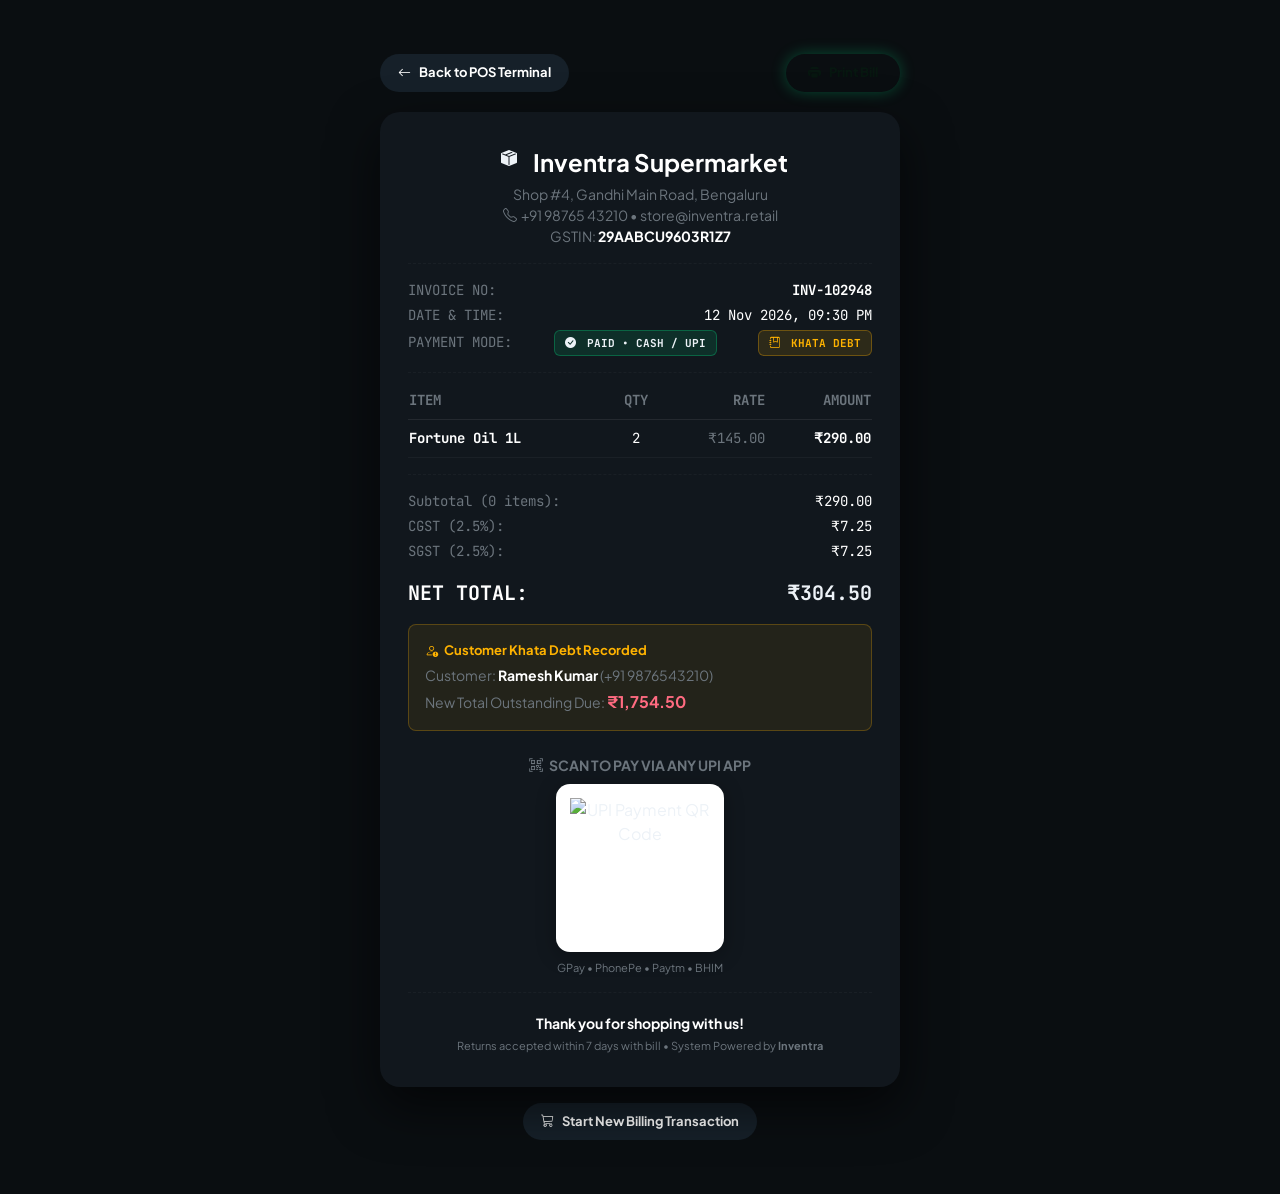
<file: src/main/resources/templates/receipt.html>
<!DOCTYPE html>
<html lang="en" xmlns:th="http://www.thymeleaf.org">
<head>
    <meta charset="UTF-8">
    <meta name="viewport" content="width=device-width, initial-scale=1.0">
    <title th:text="'Receipt ' + ${invoiceNumber} + ' — Inventra'">Customer Receipt — Inventra</title>
    <!-- Bootstrap 5 CSS -->
    <link href="https://cdn.jsdelivr.net/npm/bootstrap@5.3.0/dist/css/bootstrap.min.css" rel="stylesheet">
    <!-- Bootstrap Icons -->
    <link rel="stylesheet" href="https://cdn.jsdelivr.net/npm/bootstrap-icons@1.11.3/font/bootstrap-icons.min.css">
    <!-- Plus Jakarta Sans Font -->
    <link href="https://fonts.googleapis.com/css2?family=Plus+Jakarta+Sans:wght@400;500;600;700;800&family=JetBrains+Mono:wght@400;600;700&display=swap" rel="stylesheet">
    <!-- Custom Theme -->
    <link rel="stylesheet" th:href="@{/css/inventoory-theme.css}">

    <style>
        body {
            background: #0a0e11;
            color: #edf2f7;
            font-family: 'Plus Jakarta Sans', sans-serif;
            min-height: 100vh;
        }

        .receipt-container {
            max-width: 520px;
            margin: 30px auto;
        }

        .receipt-card {
            background: #11171d;
            border: 1px solid var(--card-border);
            border-radius: 20px;
            padding: 32px 28px;
            box-shadow: 0 20px 50px rgba(0, 0, 0, 0.6);
            position: relative;
        }

        /* Jagged Thermal Edge Top/Bottom simulation */
        .receipt-card::before {
            content: '';
            position: absolute;
            top: 0; left: 0; right: 0;
            height: 4px;
            background: linear-gradient(90deg, var(--neon-mint) 0%, #1e90ff 100%);
            border-top-left-radius: 20px;
            border-top-right-radius: 20px;
        }

        .receipt-mono {
            font-family: 'JetBrains Mono', monospace;
        }

        .dashed-divider {
            border: none;
            border-top: 1px dashed rgba(255, 255, 255, 0.15);
            margin: 16px 0;
        }

        .upi-qr-card {
            background: #ffffff;
            border-radius: 14px;
            padding: 14px;
            display: inline-block;
            box-shadow: 0 4px 20px rgba(0, 0, 0, 0.3);
        }

        .action-bar-top {
            display: flex;
            justify-content: space-between;
            align-items: center;
            margin-bottom: 20px;
        }

        .btn-back {
            background: #162029;
            border: 1px solid var(--card-border);
            color: #ffffff;
            border-radius: 30px;
            padding: 9px 18px;
            font-size: 13px;
            font-weight: 700;
            text-decoration: none;
            transition: all 0.2s ease;
            display: inline-flex;
            align-items: center;
            gap: 8px;
        }
        .btn-back:hover {
            border-color: var(--neon-mint);
            color: var(--neon-mint);
            background: #1c2a36;
        }

        .btn-print {
            background: var(--neon-mint);
            color: #071710;
            border: none;
            border-radius: 30px;
            padding: 9px 22px;
            font-size: 13px;
            font-weight: 800;
            transition: all 0.2s ease;
            display: inline-flex;
            align-items: center;
            gap: 8px;
            box-shadow: 0 0 15px rgba(0, 220, 130, 0.3);
        }
        .btn-print:hover {
            background: #25e595;
            transform: translateY(-1px);
        }

        /* Print Media Styles (Prints cleanly on white paper) */
        @media print {
            body {
                background: #ffffff !important;
                color: #000000 !important;
            }
            .no-print {
                display: none !important;
            }
            .receipt-container {
                margin: 0 !important;
                max-width: 100% !important;
            }
            .receipt-card {
                background: #ffffff !important;
                color: #000000 !important;
                border: 1px dashed #000000 !important;
                box-shadow: none !important;
                padding: 16px !important;
            }
            .receipt-card::before { display: none; }
            .text-white, .receipt-mono, h4, span, div, td, th {
                color: #000000 !important;
            }
            .text-secondary {
                color: #555555 !important;
            }
            .dashed-divider {
                border-top: 1px dashed #000000 !important;
            }
            .upi-qr-card {
                box-shadow: none !important;
                border: 1px solid #000000;
            }
            .badge-optimal-custom, .badge-udhar-custom {
                border: 1px solid #000000 !important;
                color: #000000 !important;
                background: transparent !important;
            }
        }

        .badge-optimal-custom {
            background: rgba(0, 220, 130, 0.12);
            color: var(--neon-mint);
            border: 1px solid rgba(0, 220, 130, 0.3);
            border-radius: 6px;
            padding: 4px 10px;
            font-size: 11px;
            font-weight: 700;
        }

        .badge-udhar-custom {
            background: rgba(255, 179, 0, 0.12);
            color: #ffb300;
            border: 1px solid rgba(255, 179, 0, 0.3);
            border-radius: 6px;
            padding: 4px 10px;
            font-size: 11px;
            font-weight: 700;
        }
    </style>
</head>
<body class="py-4">

    <div class="receipt-container">

        <!-- Top Navigation Bar with Back & Print Buttons (Hidden during printing) -->
        <div class="action-bar-top no-print">
            <a href="/pos" class="btn-back">
                <i class="bi bi-arrow-left"></i> Back to POS Terminal
            </a>
            <button onclick="window.print()" class="btn-print">
                <i class="bi bi-printer-fill"></i> Print Bill
            </button>
        </div>

        <!-- Receipt Card (Obsidian & Neon Mint Themed) -->
        <div class="receipt-card">

            <!-- Store Header -->
            <div class="text-center mb-3">
                <div class="d-inline-flex align-items-center gap-2 mb-1">
                    <div class="brand-icon" style="width: 32px; height: 32px; font-size: 16px;">
                        <i class="bi bi-box-seam-fill"></i>
                    </div>
                    <span class="fs-4 fw-bold text-white" th:text="${store.storeName}">Inventra Supermarket</span>
                </div>
                <div class="text-secondary small" th:text="${store.address}">Shop #4, Gandhi Main Road, Bengaluru</div>
                <div class="text-secondary small">
                    <i class="bi bi-telephone me-1"></i><span th:text="${store.phone}">+91 98765 43210</span>
                    <span th:if="${store.email != null and !store.email.isEmpty()}" th:text="' &bull; ' + ${store.email}"> &bull; store@inventra.retail</span>
                    <br>
                    <span>GSTIN: <strong class="text-white" th:text="${store.gstin != null ? store.gstin : '29AABCU9603R1Z7'}">29AABCU9603R1Z7</strong></span>
                </div>
            </div>

            <hr class="dashed-divider">

            <!-- Invoice Metadata -->
            <div class="receipt-mono small">
                <div class="d-flex justify-content-between mb-1">
                    <span class="text-secondary">INVOICE NO:</span>
                    <span class="text-white fw-bold" th:text="${invoiceNumber}">INV-102948</span>
                </div>
                <div class="d-flex justify-content-between mb-1">
                    <span class="text-secondary">DATE &amp; TIME:</span>
                    <span class="text-white" th:text="${billTime}">12 Nov 2026, 09:30 PM</span>
                </div>
                <div class="d-flex justify-content-between align-items-center">
                    <span class="text-secondary">PAYMENT MODE:</span>
                    <span th:if="${paymentType == 'CASH'}" class="badge-optimal-custom">
                        <i class="bi bi-check-circle-fill me-1"></i> PAID &bull; CASH / UPI
                    </span>
                    <span th:if="${paymentType == 'UDHAR'}" class="badge-udhar-custom">
                        <i class="bi bi-journal-bookmark me-1"></i> KHATA DEBT
                    </span>
                </div>
            </div>

            <hr class="dashed-divider">

            <!-- Items Table -->
            <div class="mb-3">
                <table class="w-100 receipt-mono small">
                    <thead>
                        <tr class="text-secondary" style="border-bottom: 1px solid rgba(255, 255, 255, 0.08);">
                            <th class="pb-2 text-start">ITEM</th>
                            <th class="pb-2 text-center">QTY</th>
                            <th class="pb-2 text-end">RATE</th>
                            <th class="pb-2 text-end">AMOUNT</th>
                        </tr>
                    </thead>
                    <tbody>
                        <tr th:each="item : ${items}" style="border-bottom: 1px solid rgba(255, 255, 255, 0.04);">
                            <td class="py-2 text-white fw-bold" th:text="${item.name}">Fortune Oil 1L</td>
                            <td class="py-2 text-center text-white" th:text="${item.quantity}">2</td>
                            <td class="py-2 text-end text-secondary" th:text="${'₹' + #numbers.formatDecimal(item.price, 1, 2)}">₹145.00</td>
                            <td class="py-2 text-end text-white fw-bold" th:text="${'₹' + #numbers.formatDecimal(item.lineTotal, 1, 2)}">₹290.00</td>
                        </tr>
                    </tbody>
                </table>
            </div>

            <hr class="dashed-divider">

            <!-- Financial Calculations -->
            <div class="receipt-mono small">
                <div class="d-flex justify-content-between mb-1">
                    <span class="text-secondary">Subtotal (<span th:text="${itemCount}">0</span> items):</span>
                    <span class="text-white" th:text="${'₹' + #numbers.formatDecimal(subTotal, 1, 2)}">₹290.00</span>
                </div>
                <div class="d-flex justify-content-between mb-1">
                    <span class="text-secondary">CGST (<span th:text="${gstRate != null ? #numbers.formatDecimal(gstRate / 2.0, 1, 1) : '2.5'}">2.5</span>%):</span>
                    <span class="text-white" th:text="${'₹' + #numbers.formatDecimal(taxAmount / 2.0, 1, 2)}">₹7.25</span>
                </div>
                <div class="d-flex justify-content-between mb-2">
                    <span class="text-secondary">SGST (<span th:text="${gstRate != null ? #numbers.formatDecimal(gstRate / 2.0, 1, 1) : '2.5'}">2.5</span>%):</span>
                    <span class="text-white" th:text="${'₹' + #numbers.formatDecimal(taxAmount / 2.0, 1, 2)}">₹7.25</span>
                </div>
                <div class="d-flex justify-content-between fs-5 fw-bold pt-2" style="border-top: 1px solid var(--card-border);">
                    <span class="text-white">NET TOTAL:</span>
                    <span style="color: var(--neon-mint);" th:text="${'₹' + #numbers.formatDecimal(grandTotal, 1, 2)}">₹304.50</span>
                </div>
            </div>

            <!-- Khata Debt Information (Only if UDHAR) -->
            <div th:if="${customer != null}" class="mt-3 p-3 rounded-3" style="background: rgba(255, 179, 0, 0.08); border: 1px solid rgba(255, 179, 0, 0.25);">
                <div class="fw-bold mb-1" style="color: #ffb300; font-size: 13px;">
                    <i class="bi bi-person-exclamation me-1"></i> Customer Khata Debt Recorded
                </div>
                <div class="small text-secondary">
                    Customer: <span class="text-white fw-bold" th:text="${customer.name}">Ramesh Kumar</span>
                    (<span th:text="${customer.phone}">+91 9876543210</span>)
                </div>
                <div class="small text-secondary mt-1">
                    New Total Outstanding Due: 
                    <span class="fw-bold fs-6" style="color: #ff6b81;" th:text="${'₹' + #numbers.formatDecimal(customer.creditBalance, 1, 2)}">₹1,754.50</span>
                </div>
            </div>

            <!-- Dynamic UPI QR Code Box (If Cash/UPI) -->
            <div th:if="${paymentType == 'CASH'}" class="text-center mt-3 pt-2">
                <div class="small text-secondary fw-bold mb-2">
                    <i class="bi bi-qr-code-scan me-1" style="color: var(--neon-mint);"></i> SCAN TO PAY VIA ANY UPI APP
                </div>
                <div class="upi-qr-card">
                    <img th:src="${upiQrUrl}" alt="UPI Payment QR Code" style="width: 140px; height: 140px; display: block; margin: auto;">
                </div>
                <div class="mt-2 text-secondary" style="font-size: 11px;">
                    <span>GPay</span> &bull; <span>PhonePe</span> &bull; <span>Paytm</span> &bull; <span>BHIM</span>
                </div>
            </div>

            <hr class="dashed-divider">

            <!-- Receipt Footer -->
            <div class="text-center text-secondary small pt-1">
                <p class="mb-1 fw-bold text-white">Thank you for shopping with us!</p>
                <p class="mb-0" style="font-size: 11px;">Returns accepted within 7 days with bill &bull; System Powered by <strong>Inventra</strong></p>
            </div>

        </div>

        <!-- Back Button Bottom (No-Print) -->
        <div class="text-center mt-3 no-print">
            <a href="/pos" class="btn-back">
                <i class="bi bi-cart3"></i> Start New Billing Transaction
            </a>
        </div>

    </div>

</body>
</html>
</file>
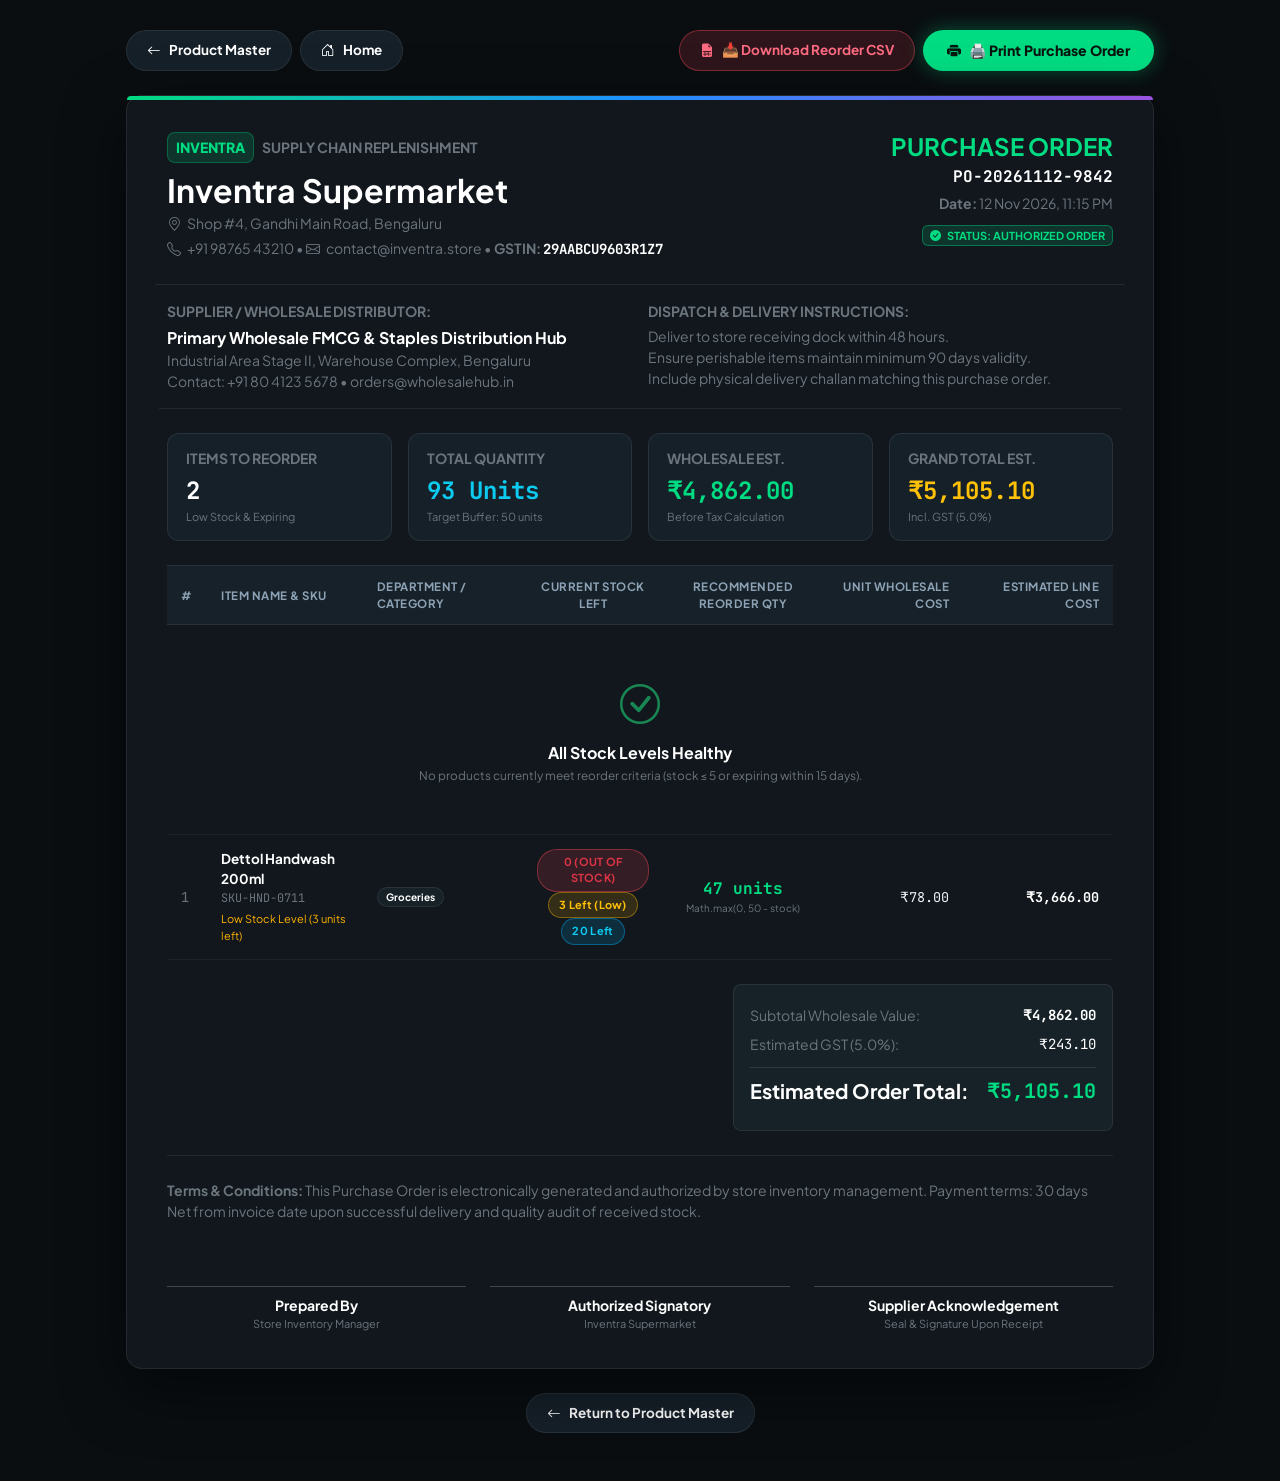
<file: src/main/resources/templates/reorder.html>
<!DOCTYPE html>
<html lang="en" xmlns:th="http://www.thymeleaf.org" xmlns:sec="http://www.thymeleaf.org/extras/spring-security">
<head>
    <meta charset="UTF-8">
    <meta name="viewport" content="width=device-width, initial-scale=1.0">
    <title th:text="'Purchase Order ' + ${poNumber} + ' — Inventra'">Supplier Purchase Order — Inventra</title>
    <!-- Bootstrap 5 CSS -->
    <link href="https://cdn.jsdelivr.net/npm/bootstrap@5.3.0/dist/css/bootstrap.min.css" rel="stylesheet">
    <!-- Bootstrap Icons -->
    <link rel="stylesheet" href="https://cdn.jsdelivr.net/npm/bootstrap-icons@1.11.3/font/bootstrap-icons.min.css">
    <!-- Plus Jakarta Sans Font -->
    <link href="https://fonts.googleapis.com/css2?family=Plus+Jakarta+Sans:wght@400;500;600;700;800&family=JetBrains+Mono:wght@400;600;700&display=swap" rel="stylesheet">
    <!-- Custom Theme -->
    <link rel="stylesheet" th:href="@{/css/inventoory-theme.css}">

    <style>
        :root {
            --neon-mint: #00dc82;
            --dark-card: #11171d;
            --card-border: rgba(255, 255, 255, 0.08);
        }

        body {
            background: #0a0e11;
            color: #edf2f7;
            font-family: 'Plus Jakarta Sans', sans-serif;
            min-height: 100vh;
        }

        .mono {
            font-family: 'JetBrains Mono', monospace;
        }

        .po-container {
            max-width: 1060px;
            margin: 30px auto;
            padding: 0 16px;
        }

        .po-paper {
            background: #11171d;
            border: 1px solid var(--card-border);
            border-radius: 16px;
            padding: 36px 40px;
            box-shadow: 0 20px 60px rgba(0, 0, 0, 0.5);
            position: relative;
        }

        .po-paper::before {
            content: '';
            position: absolute;
            top: 0; left: 0; right: 0;
            height: 4px;
            background: linear-gradient(90deg, #00dc82 0%, #1e90ff 50%, #9b51e0 100%);
            border-top-left-radius: 16px;
            border-top-right-radius: 16px;
        }

        .action-toolbar {
            display: flex;
            justify-content: space-between;
            align-items: center;
            margin-bottom: 24px;
            gap: 12px;
            flex-wrap: wrap;
        }

        .btn-toolbar-nav {
            background: #162029;
            border: 1px solid var(--card-border);
            color: #ffffff;
            border-radius: 30px;
            padding: 9px 20px;
            font-size: 13.5px;
            font-weight: 700;
            text-decoration: none;
            transition: all 0.2s ease;
            display: inline-flex;
            align-items: center;
            gap: 8px;
        }
        .btn-toolbar-nav:hover {
            border-color: var(--neon-mint);
            color: var(--neon-mint);
            background: #1c2a36;
        }

        .btn-print-action {
            background: var(--neon-mint);
            color: #071710;
            border: none;
            border-radius: 30px;
            padding: 10px 24px;
            font-size: 14px;
            font-weight: 800;
            transition: all 0.2s ease;
            display: inline-flex;
            align-items: center;
            gap: 8px;
            box-shadow: 0 0 20px rgba(0, 220, 130, 0.35);
        }
        .btn-print-action:hover {
            background: #25e595;
            transform: translateY(-1px);
            box-shadow: 0 0 25px rgba(0, 220, 130, 0.5);
        }

        .btn-csv-export {
            background: rgba(255, 71, 87, 0.15);
            color: #ff6b81;
            border: 1px solid rgba(255, 71, 87, 0.4);
            border-radius: 30px;
            padding: 9px 20px;
            font-size: 13.5px;
            font-weight: 700;
            text-decoration: none;
            display: inline-flex;
            align-items: center;
            gap: 8px;
            transition: all 0.2s ease;
        }
        .btn-csv-export:hover {
            background: rgba(255, 71, 87, 0.25);
            color: #ff8598;
        }

        .po-table {
            width: 100%;
            border-collapse: separate;
            border-spacing: 0;
            margin-top: 16px;
            margin-bottom: 24px;
        }

        .po-table th {
            background: #172129;
            color: #8da2b5;
            font-size: 11.5px;
            font-weight: 700;
            text-transform: uppercase;
            letter-spacing: 0.5px;
            padding: 12px 14px;
            border-top: 1px solid var(--card-border);
            border-bottom: 1px solid var(--card-border);
        }

        .po-table td {
            padding: 14px;
            border-bottom: 1px solid rgba(255, 255, 255, 0.05);
            vertical-align: middle;
            font-size: 13.5px;
        }

        .po-table tr:hover td {
            background: rgba(255, 255, 255, 0.02);
        }

        .stat-badge {
            display: inline-block;
            padding: 4px 10px;
            border-radius: 20px;
            font-size: 11px;
            font-weight: 700;
            letter-spacing: 0.3px;
        }

        .metric-pill {
            background: #162029;
            border: 1px solid var(--card-border);
            border-radius: 12px;
            padding: 14px 18px;
        }

        /* ══════════════════════════════════════════
           PRINT MEDIA OPTIMIZATION (CRISP DOCUMENT)
           ══════════════════════════════════════════ */
        @media print {
            body {
                background: #ffffff !important;
                color: #000000 !important;
                font-family: Arial, sans-serif !important;
                font-size: 12px !important;
                padding: 0 !important;
                margin: 0 !important;
            }

            .no-print, .no-print * {
                display: none !important;
            }

            .po-container {
                max-width: 100% !important;
                margin: 0 !important;
                padding: 0 !important;
            }

            .po-paper {
                background: #ffffff !important;
                color: #000000 !important;
                border: none !important;
                box-shadow: none !important;
                padding: 0 !important;
                border-radius: 0 !important;
            }

            .po-paper::before {
                display: none !important;
            }

            .po-table th {
                background: #f0f2f5 !important;
                color: #000000 !important;
                border-top: 2px solid #000000 !important;
                border-bottom: 2px solid #000000 !important;
            }

            .po-table td {
                border-bottom: 1px solid #cccccc !important;
                color: #000000 !important;
            }

            .text-white, .text-secondary, .text-info, .text-success, h1, h2, h3, h4, h5, h6, p, span, strong, div, td, th {
                color: #000000 !important;
            }

            .stat-badge {
                border: 1px solid #000000 !important;
                color: #000000 !important;
                background: transparent !important;
            }

            .metric-pill {
                background: #ffffff !important;
                border: 1px solid #000000 !important;
            }

            .border-top-print {
                border-top: 2px solid #000000 !important;
            }

            @page {
                size: A4 portrait;
                margin: 15mm;
            }
        }
    </style>
</head>
<body>

    <div class="po-container">

        <!-- ══════════ SCREEN ACTION TOOLBAR (Hidden in Print) ══════════ -->
        <div class="action-toolbar no-print">
            <div class="d-flex align-items-center gap-2">
                <a href="/products" class="btn-toolbar-nav">
                    <i class="bi bi-arrow-left"></i> Product Master
                </a>
                <a href="/" class="btn-toolbar-nav">
                    <i class="bi bi-house-door"></i> Home
                </a>
            </div>

            <div class="d-flex align-items-center gap-2">
                <a href="/products/reorder-export" class="btn-csv-export" title="Export as CSV spreadsheet">
                    <i class="bi bi-file-earmark-spreadsheet-fill"></i> 📥 Download Reorder CSV
                </a>
                <button type="button" class="btn-print-action" onclick="window.print()">
                    <i class="bi bi-printer-fill"></i> 🖨️ Print Purchase Order
                </button>
            </div>
        </div>

        <!-- ══════════ OFFICIAL PURCHASE ORDER DOCUMENT ══════════ -->
        <div class="po-paper">

            <!-- PO Header & Store Profile -->
            <div class="row align-items-start pb-4 border-bottom" style="border-color: rgba(255, 255, 255, 0.08) !important;">
                <div class="col-sm-7">
                    <div class="d-flex align-items-center gap-2 mb-2">
                        <div class="d-inline-flex align-items-center justify-content-center rounded-3 px-2 py-1" style="background: rgba(0, 220, 130, 0.15); border: 1px solid rgba(0, 220, 130, 0.3); color: var(--neon-mint); font-weight: 800; font-size: 14px;">
                            INVENTRA
                        </div>
                        <span class="text-secondary small fw-bold">SUPPLY CHAIN REPLENISHMENT</span>
                    </div>
                    <h2 class="fw-bold text-white mb-1" th:text="${store.storeName}">Inventra Supermarket</h2>
                    <p class="text-secondary small mb-1">
                        <i class="bi bi-geo-alt me-1"></i> <span th:text="${store.address}">Shop #4, Gandhi Main Road, Bengaluru</span>
                    </p>
                    <p class="text-secondary small mb-0">
                        <i class="bi bi-telephone me-1"></i> <span th:text="${store.phone}">+91 98765 43210</span> &bull; 
                        <i class="bi bi-envelope me-1"></i> <span th:text="${store.email}">contact@inventra.store</span> &bull; 
                        <strong>GSTIN:</strong> <span class="mono fw-bold text-white" th:text="${store.gstin}">29AABCU9603R1Z7</span>
                    </p>
                </div>

                <div class="col-sm-5 text-sm-end mt-3 mt-sm-0">
                    <div class="d-inline-block text-start text-sm-end">
                        <h4 class="fw-bold text-uppercase tracking-wide mb-1" style="color: var(--neon-mint);">PURCHASE ORDER</h4>
                        <div class="mono text-white fw-bold fs-6" th:text="${poNumber}">PO-20261112-9842</div>
                        <div class="small text-secondary mt-1">
                            <strong>Date:</strong> <span th:text="${poDate}">12 Nov 2026, 11:15 PM</span>
                        </div>
                        <div class="mt-2">
                            <span class="badge" style="background: rgba(0, 220, 130, 0.15); color: var(--neon-mint); border: 1px solid rgba(0, 220, 130, 0.4); font-size: 11px;">
                                <i class="bi bi-check-circle-fill me-1"></i> STATUS: AUTHORIZED ORDER
                            </span>
                        </div>
                    </div>
                </div>
            </div>

            <!-- Vendor / Wholesaler Details Box -->
            <div class="row g-3 py-3 border-bottom" style="border-color: rgba(255, 255, 255, 0.08) !important;">
                <div class="col-md-6">
                    <div class="text-secondary small fw-bold text-uppercase mb-1">SUPPLIER / WHOLESALE DISTRIBUTOR:</div>
                    <div class="fw-bold text-white">Primary Wholesale FMCG &amp; Staples Distribution Hub</div>
                    <div class="text-secondary small">Industrial Area Stage II, Warehouse Complex, Bengaluru</div>
                    <div class="text-secondary small">Contact: +91 80 4123 5678 &bull; orders@wholesalehub.in</div>
                </div>
                <div class="col-md-6">
                    <div class="text-secondary small fw-bold text-uppercase mb-1">DISPATCH &amp; DELIVERY INSTRUCTIONS:</div>
                    <div class="text-secondary small">
                        Deliver to store receiving dock within 48 hours.<br>
                        Ensure perishable items maintain minimum 90 days validity.<br>
                        Include physical delivery challan matching this purchase order.
                    </div>
                </div>
            </div>

            <!-- Key Summary Metric Cards (Visible on screen and print) -->
            <div class="row g-3 my-2">
                <div class="col-6 col-md-3">
                    <div class="metric-pill">
                        <div class="text-secondary small fw-bold text-uppercase">Items to Reorder</div>
                        <div class="fs-4 fw-bold text-white mono mt-1" th:text="${totalItemsCount}">2</div>
                        <div class="text-secondary" style="font-size: 11px;">Low Stock &amp; Expiring</div>
                    </div>
                </div>
                <div class="col-6 col-md-3">
                    <div class="metric-pill">
                        <div class="text-secondary small fw-bold text-uppercase">Total Quantity</div>
                        <div class="fs-4 fw-bold text-info mono mt-1" th:text="${totalUnitsCount} + ' Units'">93 Units</div>
                        <div class="text-secondary" style="font-size: 11px;">Target Buffer: 50 units</div>
                    </div>
                </div>
                <div class="col-6 col-md-3">
                    <div class="metric-pill">
                        <div class="text-secondary small fw-bold text-uppercase">Wholesale Est.</div>
                        <div class="fs-4 fw-bold mono mt-1" style="color: var(--neon-mint);" th:text="${'₹' + #numbers.formatDecimal(subTotalCost, 1, 2)}">₹4,862.00</div>
                        <div class="text-secondary" style="font-size: 11px;">Before Tax Calculation</div>
                    </div>
                </div>
                <div class="col-6 col-md-3">
                    <div class="metric-pill">
                        <div class="text-secondary small fw-bold text-uppercase">Grand Total Est.</div>
                        <div class="fs-4 fw-bold text-warning mono mt-1" th:text="${'₹' + #numbers.formatDecimal(grandTotalCost, 1, 2)}">₹5,105.10</div>
                        <div class="text-secondary" style="font-size: 11px;">Incl. GST (<span th:text="${gstRate}">5.0</span>%)</div>
                    </div>
                </div>
            </div>

            <!-- ══════════ REORDER ITEMS TABLE ══════════ -->
            <div class="table-responsive">
                <table class="po-table">
                    <thead>
                        <tr>
                            <th style="width: 40px;">#</th>
                            <th>Item Name &amp; SKU</th>
                            <th>Department / Category</th>
                            <th class="text-center" style="width: 140px;">Current Stock Left</th>
                            <th class="text-center" style="width: 160px;">Recommended Reorder Qty</th>
                            <th class="text-end" style="width: 140px;">Unit Wholesale Cost</th>
                            <th class="text-end" style="width: 150px;">Estimated Line Cost</th>
                        </tr>
                    </thead>
                    <tbody>
                        <!-- Empty State if no products need reorder -->
                        <tr th:if="${#lists.isEmpty(reorderItems)}">
                            <td colspan="7" class="text-center py-5 text-secondary">
                                <i class="bi bi-check-circle text-success fs-1 d-block mb-2"></i>
                                <span class="fw-bold fs-6 text-white">All Stock Levels Healthy</span><br>
                                <span class="small">No products currently meet reorder criteria (stock &le; 5 or expiring within 15 days).</span>
                            </td>
                        </tr>

                        <!-- Iterating Reorder Products -->
                        <tr th:each="item, iterStat : ${reorderItems}">
                            <td class="text-secondary mono small" th:text="${iterStat.count}">1</td>
                            <td>
                                <div class="fw-bold text-white" th:text="${item.name}">Dettol Handwash 200ml</div>
                                <div class="mono text-secondary small" th:text="${item.sku}">SKU-HND-0711</div>
                                <div class="small mt-1" style="font-size: 11px; color: #ffb300;" th:text="${item.reason}">Low Stock Level (3 units left)</div>
                            </td>
                            <td>
                                <span class="badge rounded-pill text-white px-2 py-1" style="background: #172228; border: 1px solid var(--card-border);" th:text="${item.category}">Groceries</span>
                            </td>
                            <td class="text-center">
                                <span th:if="${item.currentStock == 0}" class="stat-badge text-danger" style="background: rgba(255, 71, 87, 0.15); border: 1px solid rgba(255, 71, 87, 0.4);">
                                    0 (OUT OF STOCK)
                                </span>
                                <span th:if="${item.currentStock > 0 and item.currentStock <= 5}" class="stat-badge text-warning" style="background: rgba(255, 179, 0, 0.15); border: 1px solid rgba(255, 179, 0, 0.4);" th:text="${item.currentStock + ' Left (Low)'}">
                                    3 Left (Low)
                                </span>
                                <span th:if="${item.currentStock > 5}" class="stat-badge text-info" style="background: rgba(0, 180, 255, 0.15); border: 1px solid rgba(0, 180, 255, 0.4);" th:text="${item.currentStock + ' Left'}">
                                    20 Left
                                </span>
                            </td>
                            <td class="text-center">
                                <span class="fw-bold fs-6 mono" style="color: var(--neon-mint);" th:text="${item.recommendedQuantity} + ' units'">
                                    47 units
                                </span>
                                <div class="text-secondary small" style="font-size: 10px;">Math.max(0, 50 - stock)</div>
                            </td>
                            <td class="text-end mono" th:text="${'₹' + #numbers.formatDecimal(item.unitCost, 1, 2)}">₹78.00</td>
                            <td class="text-end mono fw-bold text-white" th:text="${'₹' + #numbers.formatDecimal(item.lineCost, 1, 2)}">₹3,666.00</td>
                        </tr>
                    </tbody>
                </table>
            </div>

            <!-- Financial Totals Summary Block -->
            <div class="row justify-content-end mb-4">
                <div class="col-md-6 col-lg-5">
                    <div class="p-3 rounded-3" style="background: #172228; border: 1px solid var(--card-border);">
                        <div class="d-flex justify-content-between py-1 small">
                            <span class="text-secondary">Subtotal Wholesale Value:</span>
                            <span class="text-white mono fw-bold" th:text="${'₹' + #numbers.formatDecimal(subTotalCost, 1, 2)}">₹4,862.00</span>
                        </div>
                        <div class="d-flex justify-content-between py-1 small">
                            <span class="text-secondary">
                                Estimated GST (<span th:text="${gstRate}">5.0</span>%):
                            </span>
                            <span class="text-white mono" th:text="${'₹' + #numbers.formatDecimal(estimatedTax, 1, 2)}">₹243.10</span>
                        </div>
                        <div class="d-flex justify-content-between py-2 mt-2 fs-5 fw-bold border-top" style="border-color: rgba(255, 255, 255, 0.1) !important;">
                            <span class="text-white">Estimated Order Total:</span>
                            <span style="color: var(--neon-mint);" class="mono" th:text="${'₹' + #numbers.formatDecimal(grandTotalCost, 1, 2)}">₹5,105.10</span>
                        </div>
                    </div>
                </div>
            </div>

            <!-- Terms & Formal Signatures Block -->
            <div class="border-top pt-4 mt-2" style="border-color: rgba(255, 255, 255, 0.08) !important;">
                <div class="row text-secondary small mb-4">
                    <div class="col-12">
                        <strong>Terms &amp; Conditions:</strong> This Purchase Order is electronically generated and authorized by store inventory management. Payment terms: 30 days Net from invoice date upon successful delivery and quality audit of received stock.
                    </div>
                </div>

                <div class="row pt-3 text-center">
                    <div class="col-sm-4 mb-3 mb-sm-0">
                        <div class="pb-4 border-bottom" style="border-color: rgba(255, 255, 255, 0.2) !important;"></div>
                        <div class="text-white fw-bold small mt-2">Prepared By</div>
                        <div class="text-secondary" style="font-size: 11px;">Store Inventory Manager</div>
                    </div>
                    <div class="col-sm-4 mb-3 mb-sm-0">
                        <div class="pb-4 border-bottom" style="border-color: rgba(255, 255, 255, 0.2) !important;"></div>
                        <div class="text-white fw-bold small mt-2">Authorized Signatory</div>
                        <div class="text-secondary" style="font-size: 11px;" th:text="${store.storeName}">Inventra Supermarket</div>
                    </div>
                    <div class="col-sm-4">
                        <div class="pb-4 border-bottom" style="border-color: rgba(255, 255, 255, 0.2) !important;"></div>
                        <div class="text-white fw-bold small mt-2">Supplier Acknowledgement</div>
                        <div class="text-secondary" style="font-size: 11px;">Seal &amp; Signature Upon Receipt</div>
                    </div>
                </div>
            </div>

        </div>

        <!-- Back to Inventory footer link (No-Print) -->
        <div class="text-center mt-4 mb-5 no-print">
            <a href="/products" class="btn-toolbar-nav">
                <i class="bi bi-arrow-left"></i> Return to Product Master
            </a>
        </div>

    </div>

</body>
</html>
</file>
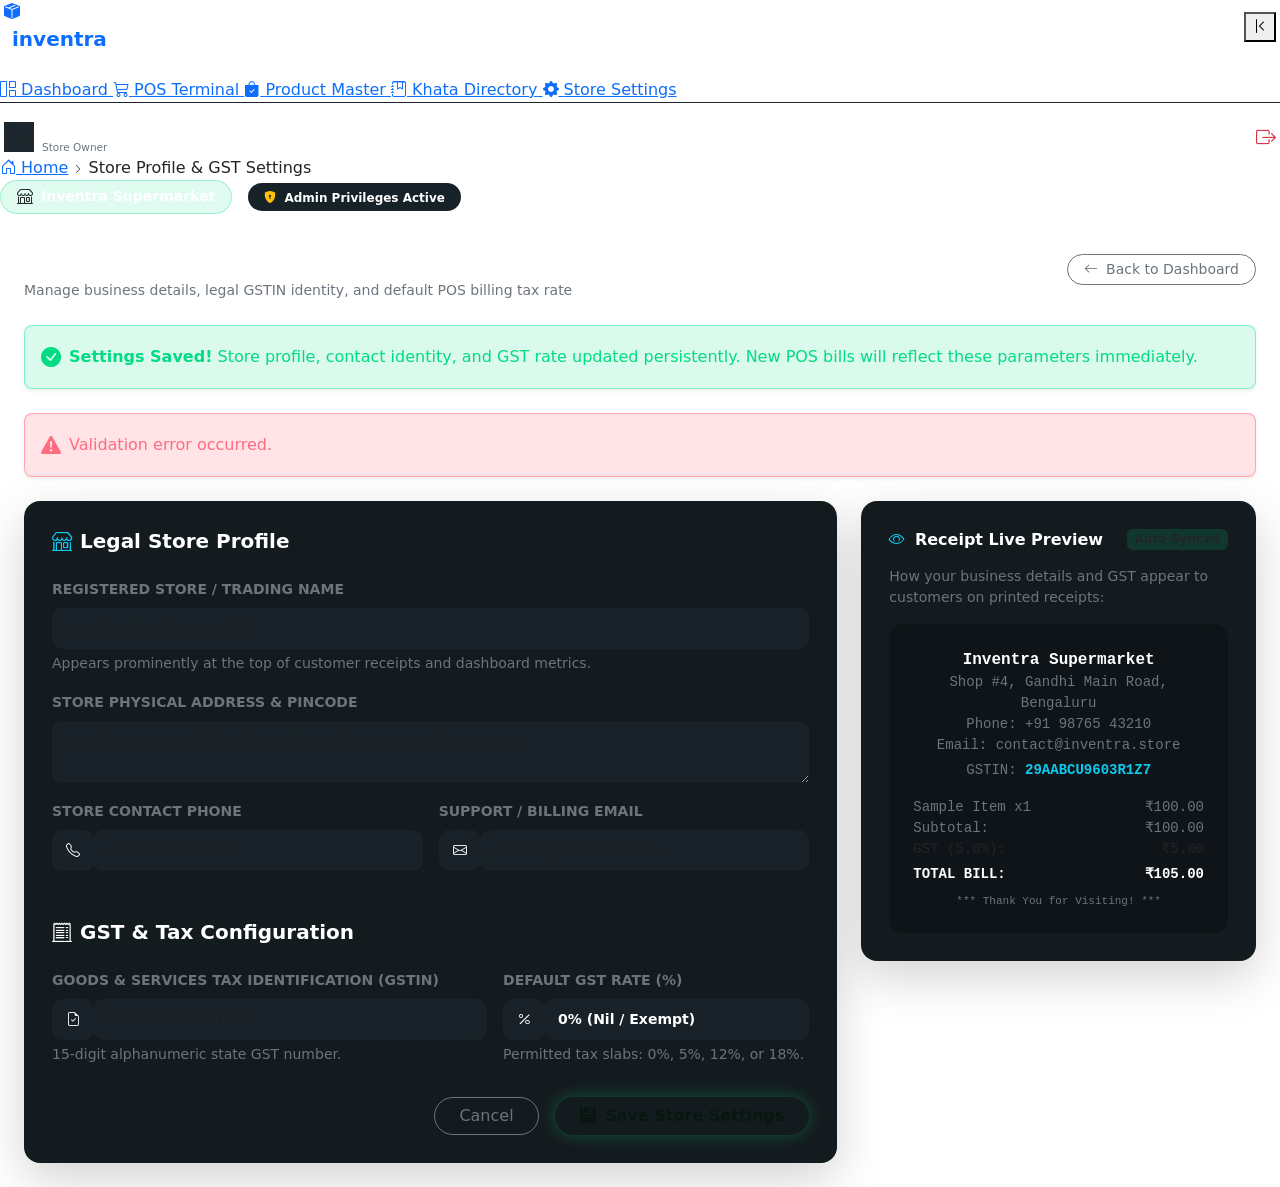
<file: src/main/resources/templates/settings.html>
<!DOCTYPE html>
<html lang="en" xmlns:th="http://www.thymeleaf.org" xmlns:sec="http://www.thymeleaf.org/extras/spring-security">
<head>
    <meta charset="UTF-8">
    <meta name="viewport" content="width=device-width, initial-scale=1.0">
    <title>Store Profile &amp; GST Settings — Inventra</title>
    <!-- Bootstrap 5 CSS -->
    <link href="https://cdn.jsdelivr.net/npm/bootstrap@5.3.0/dist/css/bootstrap.min.css" rel="stylesheet">
    <!-- Bootstrap Icons -->
    <link rel="stylesheet" href="https://cdn.jsdelivr.net/npm/bootstrap-icons@1.11.3/font/bootstrap-icons.min.css">
    <!-- Custom Theme -->
    <link rel="stylesheet" th:href="@{/css/inventoory-theme.css}">

    <style>
        .settings-card {
            background: #141b1f;
            border: 1px solid var(--card-border);
            border-radius: 16px;
            padding: 28px;
        }

        .settings-input {
            background: #182228 !important;
            border: 1px solid var(--card-border) !important;
            color: #ffffff !important;
            border-radius: 10px !important;
            padding: 10px 14px !important;
            font-size: 14px !important;
            transition: all 0.2s ease;
        }

        .settings-input:focus {
            border-color: var(--neon-mint) !important;
            box-shadow: 0 0 0 3px rgba(0, 220, 130, 0.15) !important;
            outline: none !important;
        }

        .thermal-preview-box {
            background: #0f1418;
            border: 1px dashed var(--card-border);
            border-radius: 14px;
            padding: 24px;
            font-family: 'JetBrains Mono', monospace, Courier, monospace;
        }
    </style>
</head>
<body>

<div class="app-layout">

    <!-- ══════════ LEFT COLLAPSIBLE SIDEBAR ══════════ -->
    <aside class="app-sidebar" id="appSidebar">
        <div>
            <!-- Sidebar Header & Logo -->
            <div class="sidebar-header d-flex align-items-center justify-content-between mb-4 px-1">
                <a href="/" class="brand-logo text-decoration-none">
                    <div class="brand-icon"><i class="bi bi-box-seam-fill"></i></div>
                    <span class="sidebar-brand-name fw-bold ms-2 fs-5">inventra</span>
                </a>
                <button type="button" class="sidebar-toggle-btn d-none d-lg-inline-flex" onclick="toggleSidebar()" title="Toggle Sidebar">
                    <i class="bi bi-chevron-bar-left" id="sidebarChevron"></i>
                </button>
            </div>

            <!-- Navigation Links -->
            <nav class="sidebar-nav">
                <a href="/" class="sidebar-nav-link" sec:authorize="hasRole('ADMIN')">
                    <i class="bi bi-grid-1x2"></i>
                    <span class="sidebar-text">Dashboard</span>
                </a>
                <a href="/pos" class="sidebar-nav-link">
                    <i class="bi bi-cart3"></i>
                    <span class="sidebar-text">POS Terminal</span>
                </a>
                <a href="/products" class="sidebar-nav-link">
                    <i class="bi bi-bag-check-fill"></i>
                    <span class="sidebar-text">Product Master</span>
                </a>
                <a href="/customers" class="sidebar-nav-link">
                    <i class="bi bi-journal-bookmark"></i>
                    <span class="sidebar-text">Khata Directory</span>
                </a>
                <a href="/settings" class="sidebar-nav-link active" sec:authorize="hasRole('ADMIN')">
                    <i class="bi bi-gear-fill"></i>
                    <span class="sidebar-text">Store Settings</span>
                </a>
            </nav>
        </div>

        <!-- Sidebar Footer -->
        <div class="sidebar-footer pt-3 border-top" style="border-color: var(--card-border) !important;">
            <div class="d-flex align-items-center justify-content-between px-1">
                <div class="d-flex align-items-center gap-2">
                    <div class="brand-icon" style="width: 30px; height: 30px; font-size: 14px; background: #1c272e; color: var(--neon-mint);">
                        <i class="bi bi-person-fill"></i>
                    </div>
                    <div class="sidebar-text">
                        <div class="text-white fw-bold small text-truncate" style="max-width: 100px;" sec:authentication="name">Admin</div>
                        <div class="text-secondary" style="font-size: 10.5px;">Store Owner</div>
                    </div>
                </div>
                <form action="/login?logout" method="post" class="m-0">
                    <button type="submit" class="sidebar-toggle-btn text-danger p-0 border-0 bg-transparent" title="Logout">
                        <i class="bi bi-box-arrow-right fs-5"></i>
                    </button>
                </form>
            </div>
        </div>
    </aside>

    <!-- ══════════ MAIN CONTENT AREA ══════════ -->
    <div class="app-main">

        <!-- Top Header Bar -->
        <header class="app-topbar">
            <div class="d-flex align-items-center gap-3">
                <button type="button" class="sidebar-toggle-btn d-lg-none" onclick="toggleSidebarMobile()">
                    <i class="bi bi-list"></i>
                </button>
                <div class="breadcrumb-nav">
                    <a href="/"><i class="bi bi-house-door"></i> Home</a>
                    <i class="bi bi-chevron-right" style="font-size: 10px;"></i>
                    <span class="active">Store Profile &amp; GST Settings</span>
                </div>
            </div>

            <div class="d-flex align-items-center gap-3">
                <div class="d-flex align-items-center gap-2 px-3 py-1 rounded-pill header-store-badge" style="background: rgba(0, 220, 130, 0.12); border: 1px solid rgba(0, 220, 130, 0.3);">
                    <i class="bi bi-shop" style="color: var(--neon-mint);"></i>
                    <span class="fw-bold text-white small" id="headerStoreName" th:text="${storeName}">Inventra Supermarket</span>
                </div>
                <span class="badge rounded-pill px-3 py-2 text-white" style="background: #172228; border: 1px solid var(--card-border);">
                    <i class="bi bi-shield-lock-fill text-warning me-1"></i> Admin Privileges Active
                </span>
            </div>
        </header>

        <!-- Settings Content -->
        <main class="container-fluid px-4 py-4">
            
            <!-- Page Header -->
            <div class="d-flex flex-wrap justify-content-between align-items-center gap-3 mb-4">
                <div>
                    <h2 class="fw-bold text-white mb-1">
                        <i class="bi bi-sliders me-2" style="color: var(--neon-mint);"></i> Store Profile &amp; Tax Configuration
                    </h2>
                    <p class="text-secondary small mb-0">Manage business details, legal GSTIN identity, and default POS billing tax rate</p>
                </div>
                <a href="/" class="btn btn-outline-secondary rounded-pill px-3 btn-sm">
                    <i class="bi bi-arrow-left me-1"></i> Back to Dashboard
                </a>
            </div>

            <!-- Alerts -->
            <div th:if="${param.success}" class="alert alert-success d-flex align-items-center gap-2 rounded-3 mb-4 shadow-sm" style="background: rgba(0, 220, 130, 0.15); border: 1px solid rgba(0, 220, 130, 0.4); color: #00dc82;">
                <i class="bi bi-check-circle-fill fs-5"></i>
                <div>
                    <strong>Settings Saved!</strong> Store profile, contact identity, and GST rate updated persistently. New POS bills will reflect these parameters immediately.
                </div>
            </div>

            <div th:if="${errorMessage}" class="alert alert-danger d-flex align-items-center gap-2 rounded-3 mb-4 shadow-sm" style="background: rgba(255, 71, 87, 0.15); border: 1px solid rgba(255, 71, 87, 0.4); color: #ff6b81;">
                <i class="bi bi-exclamation-triangle-fill fs-5"></i>
                <div th:text="${errorMessage}">Validation error occurred.</div>
            </div>

            <div class="row g-4">

                <!-- Left Form Column -->
                <div class="col-lg-7 col-xl-8">
                    <div class="settings-card shadow-lg">
                        <h5 class="fw-bold text-white mb-4 d-flex align-items-center gap-2">
                            <i class="bi bi-shop text-info"></i> Legal Store Profile
                        </h5>

                        <form th:action="@{/settings/save}" th:object="${store}" method="post">
                            <input type="hidden" th:field="*{id}">

                            <!-- Store Name -->
                            <div class="mb-3">
                                <label class="form-label text-secondary small fw-bold">REGISTERED STORE / TRADING NAME</label>
                                <input type="text" th:field="*{storeName}" id="inputStoreName" class="form-control settings-input" placeholder="e.g. Inventra Supermarket" required>
                                <div class="form-text text-secondary small">Appears prominently at the top of customer receipts and dashboard metrics.</div>
                            </div>

                            <!-- Address -->
                            <div class="mb-3">
                                <label class="form-label text-secondary small fw-bold">STORE PHYSICAL ADDRESS &amp; PINCODE</label>
                                <textarea th:field="*{address}" id="inputAddress" rows="2" class="form-control settings-input" placeholder="e.g. Shop #4, Gandhi Main Road, Bengaluru, Karnataka - 560001" required></textarea>
                            </div>

                            <!-- Phone & Email -->
                            <div class="row g-3 mb-3">
                                <div class="col-md-6">
                                    <label class="form-label text-secondary small fw-bold">STORE CONTACT PHONE</label>
                                    <div class="input-group">
                                        <span class="input-group-text settings-input text-secondary border-end-0"><i class="bi bi-telephone"></i></span>
                                        <input type="text" th:field="*{phone}" id="inputPhone" class="form-control settings-input border-start-0" placeholder="+91 98765 43210" required>
                                    </div>
                                </div>
                                <div class="col-md-6">
                                    <label class="form-label text-secondary small fw-bold">SUPPORT / BILLING EMAIL</label>
                                    <div class="input-group">
                                        <span class="input-group-text settings-input text-secondary border-end-0"><i class="bi bi-envelope"></i></span>
                                        <input type="email" th:field="*{email}" id="inputEmail" class="form-control settings-input border-start-0" placeholder="contact@inventra.store" required>
                                    </div>
                                </div>
                            </div>

                            <hr class="my-4" style="border-color: var(--card-border);">

                            <h5 class="fw-bold text-white mb-4 d-flex align-items-center gap-2">
                                <i class="bi bi-receipt-cutoff" style="color: var(--neon-mint);"></i> GST &amp; Tax Configuration
                            </h5>

                            <!-- GSTIN & GST % -->
                            <div class="row g-3 mb-4">
                                <div class="col-md-7">
                                    <label class="form-label text-secondary small fw-bold">GOODS &amp; SERVICES TAX IDENTIFICATION (GSTIN)</label>
                                    <div class="input-group">
                                        <span class="input-group-text settings-input text-secondary border-end-0"><i class="bi bi-file-earmark-check"></i></span>
                                        <input type="text" th:field="*{gstin}" id="inputGstin" class="form-control settings-input border-start-0 text-uppercase" placeholder="29AABCU9603R1Z7" required>
                                    </div>
                                    <div class="form-text text-secondary small">15-digit alphanumeric state GST number.</div>
                                </div>
                                <div class="col-md-5">
                                    <label class="form-label text-secondary small fw-bold">DEFAULT GST RATE (%)</label>
                                    <div class="input-group">
                                        <span class="input-group-text settings-input text-secondary border-end-0"><i class="bi bi-percent"></i></span>
                                        <select th:field="*{gstPercentage}" id="inputGstRate" class="form-select settings-input border-start-0 fw-bold" required>
                                            <option value="0.0">0% (Nil / Exempt)</option>
                                            <option value="5.0">5% (Essential Goods)</option>
                                            <option value="12.0">12% (Standard Goods)</option>
                                            <option value="18.0">18% (Standard / FMCG)</option>
                                        </select>
                                    </div>
                                    <div class="form-text text-secondary small">Permitted tax slabs: 0%, 5%, 12%, or 18%.</div>
                                </div>
                            </div>

                            <!-- Submit Button -->
                            <div class="d-flex justify-content-end gap-3 pt-2">
                                <a href="/" class="btn btn-outline-secondary rounded-pill px-4">Cancel</a>
                                <button type="submit" class="btn px-4 rounded-pill fw-bold" style="background: var(--neon-mint); color: #071710; box-shadow: 0 0 15px rgba(0, 220, 130, 0.3);">
                                    <i class="bi bi-floppy-fill me-1"></i> Save Store Settings
                                </button>
                            </div>
                        </form>
                    </div>
                </div>

                <!-- Right Live Preview Column -->
                <div class="col-lg-5 col-xl-4">
                    <div class="settings-card shadow-lg">
                        <div class="d-flex justify-content-between align-items-center mb-3">
                            <h6 class="fw-bold text-white mb-0">
                                <i class="bi bi-eye text-info me-1"></i> Receipt Live Preview
                            </h6>
                            <span class="badge" style="background: rgba(0, 220, 130, 0.15); color: var(--neon-mint);">Auto-Synced</span>
                        </div>
                        <p class="text-secondary small mb-3">How your business details and GST appear to customers on printed receipts:</p>

                        <!-- Thermal Receipt Miniature Box -->
                        <div class="thermal-preview-box">
                            <div class="text-center mb-3">
                                <div class="text-white fw-bold fs-6" id="previewStoreName" th:text="${store.storeName}">Inventra Supermarket</div>
                                <div class="text-secondary small" id="previewAddress" th:text="${store.address}">Shop #4, Gandhi Main Road, Bengaluru</div>
                                <div class="text-secondary small">
                                    Phone: <span id="previewPhone" th:text="${store.phone}">+91 98765 43210</span>
                                </div>
                                <div class="text-secondary small">
                                    Email: <span id="previewEmail" th:text="${store.email}">contact@inventra.store</span>
                                </div>
                                <div class="text-secondary small mt-1">
                                    GSTIN: <span class="fw-bold text-info" id="previewGstin" th:text="${store.gstin}">29AABCU9603R1Z7</span>
                                </div>
                            </div>

                            <div style="border-top: 1px dashed var(--card-border);" class="my-2"></div>

                            <div class="small">
                                <div class="d-flex justify-content-between text-secondary">
                                    <span>Sample Item x1</span>
                                    <span>₹100.00</span>
                                </div>
                                <div class="d-flex justify-content-between text-secondary">
                                    <span>Subtotal:</span>
                                    <span>₹100.00</span>
                                </div>
                                <div class="d-flex justify-content-between" style="color: var(--neon-mint);">
                                    <span>GST (<span id="previewGstRate" th:text="${store.gstPercentage}">5.0</span>%):</span>
                                    <span>₹<span id="previewGstAmount" th:text="${#numbers.formatDecimal(store.gstPercentage, 1, 2)}">5.00</span></span>
                                </div>
                                <div class="d-flex justify-content-between text-white fw-bold pt-1" style="border-top: 1px dashed var(--card-border);">
                                    <span>TOTAL BILL:</span>
                                    <span>₹<span id="previewGrandTotal" th:text="${#numbers.formatDecimal(100.0 + store.gstPercentage, 1, 2)}">105.00</span></span>
                                </div>
                            </div>

                            <div style="border-top: 1px dashed var(--card-border);" class="my-2"></div>
                            <div class="text-center text-secondary small" style="font-size: 11px;">
                                *** Thank You for Visiting! ***
                            </div>
                        </div>

                    </div>
                </div>

            </div>
        </main>
    </div>

</div>

<!-- Bootstrap Bundle JS -->
<script src="https://cdn.jsdelivr.net/npm/bootstrap@5.3.0/dist/js/bootstrap.bundle.min.js"></script>

<script>
    function toggleSidebar() {
        const sidebar = document.getElementById('appSidebar');
        const chevron = document.getElementById('sidebarChevron');
        sidebar.classList.toggle('collapsed');
        if (sidebar.classList.contains('collapsed')) {
            chevron.classList.replace('bi-chevron-bar-left', 'bi-chevron-bar-right');
        } else {
            chevron.classList.replace('bi-chevron-bar-right', 'bi-chevron-bar-left');
        }
    }

    function toggleSidebarMobile() {
        const sidebar = document.getElementById('appSidebar');
        sidebar.classList.toggle('show');
    }

    // Live preview updates
    const nameInput = document.getElementById('inputStoreName');
    const addrInput = document.getElementById('inputAddress');
    const phoneInput = document.getElementById('inputPhone');
    const emailInput = document.getElementById('inputEmail');
    const gstinInput = document.getElementById('inputGstin');
    const gstRateInput = document.getElementById('inputGstRate');

    function updatePreview() {
        if (nameInput) document.getElementById('previewStoreName').textContent = nameInput.value || 'Inventra Supermarket';
        if (addrInput) document.getElementById('previewAddress').textContent = addrInput.value || 'Store Address';
        if (phoneInput) document.getElementById('previewPhone').textContent = phoneInput.value || '+91 XXXXX XXXXX';
        if (emailInput) document.getElementById('previewEmail').textContent = emailInput.value || 'contact@store.com';
        if (gstinInput) document.getElementById('previewGstin').textContent = (gstinInput.value || '29AABCU9603R1Z7').toUpperCase();
        
        if (gstRateInput) {
            const rate = parseFloat(gstRateInput.value) || 0;
            document.getElementById('previewGstRate').textContent = rate.toFixed(1);
            document.getElementById('previewGstAmount').textContent = rate.toFixed(2);
            document.getElementById('previewGrandTotal').textContent = (100 + rate).toFixed(2);
        }
    }

    [nameInput, addrInput, phoneInput, emailInput, gstinInput, gstRateInput].forEach(el => {
        if (el) {
            el.addEventListener('input', updatePreview);
            el.addEventListener('change', updatePreview);
        }
    });
</script>

</body>
</html>
</file>
